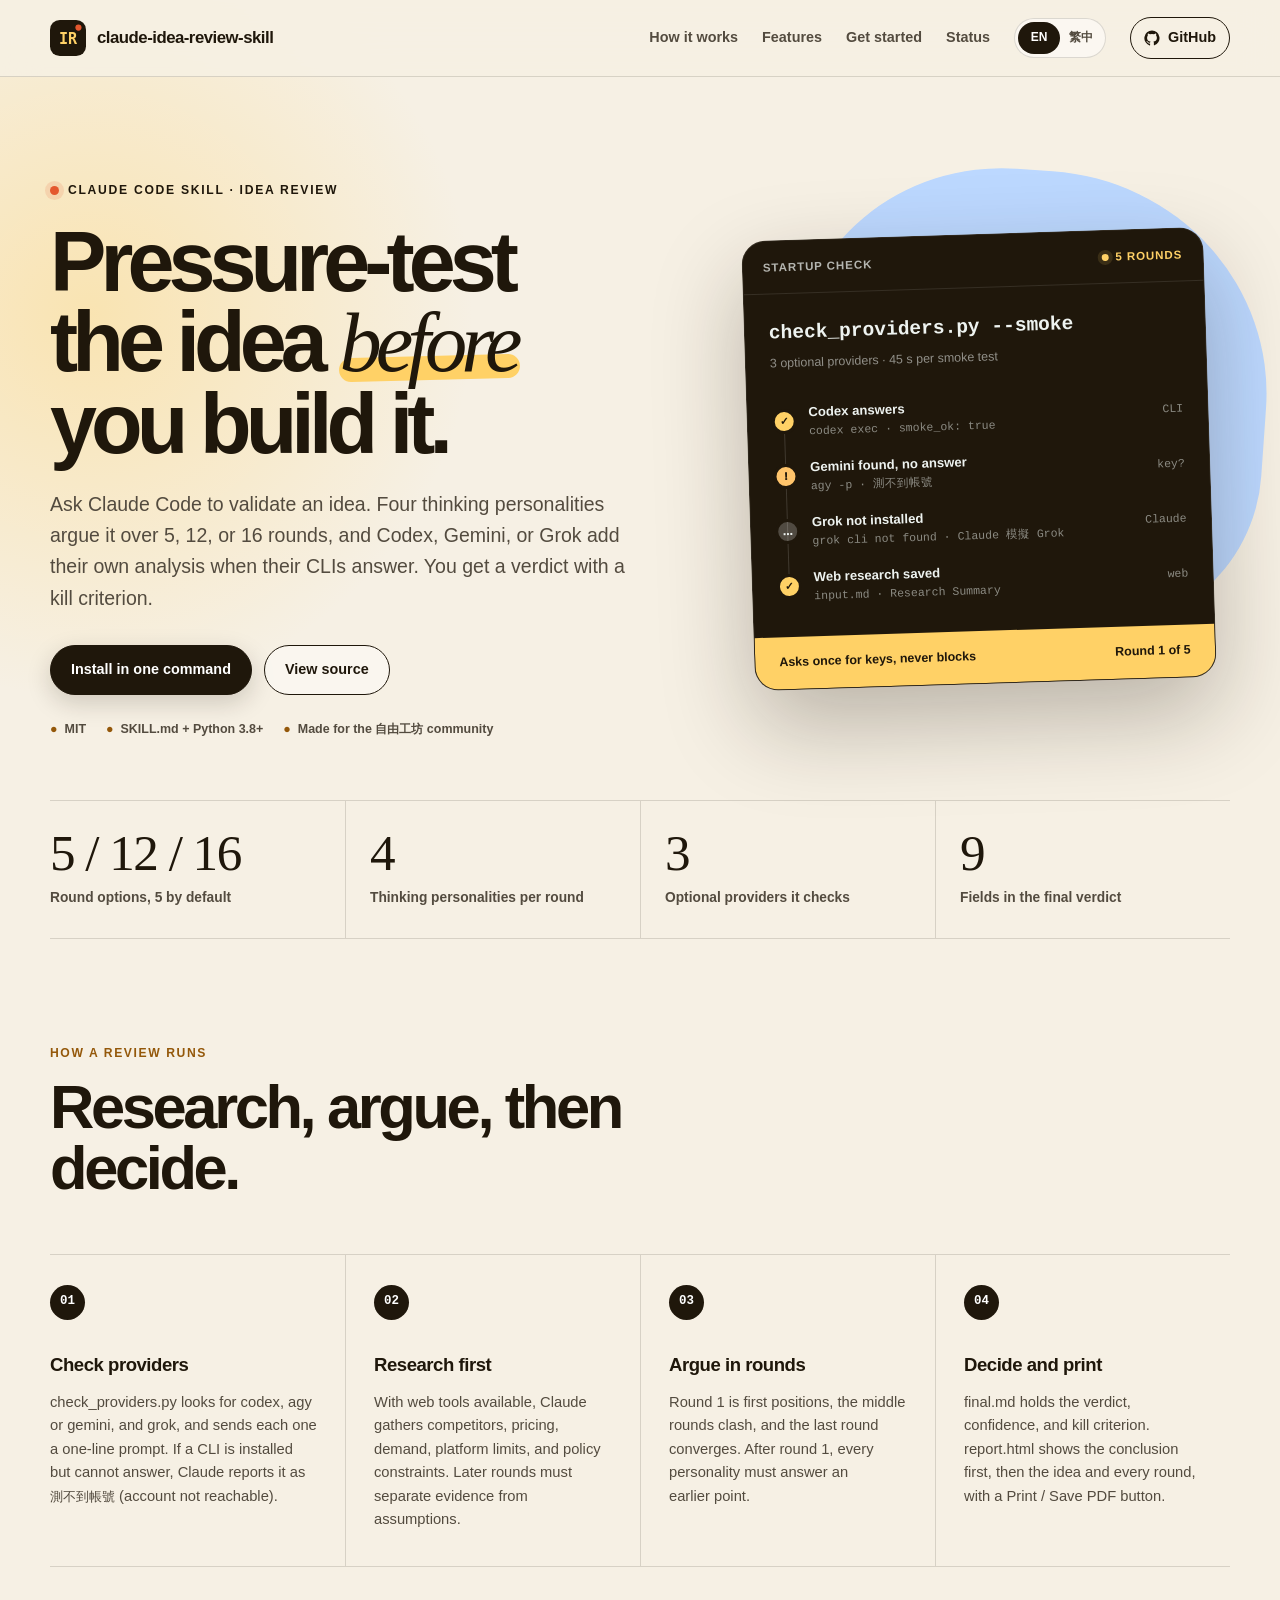
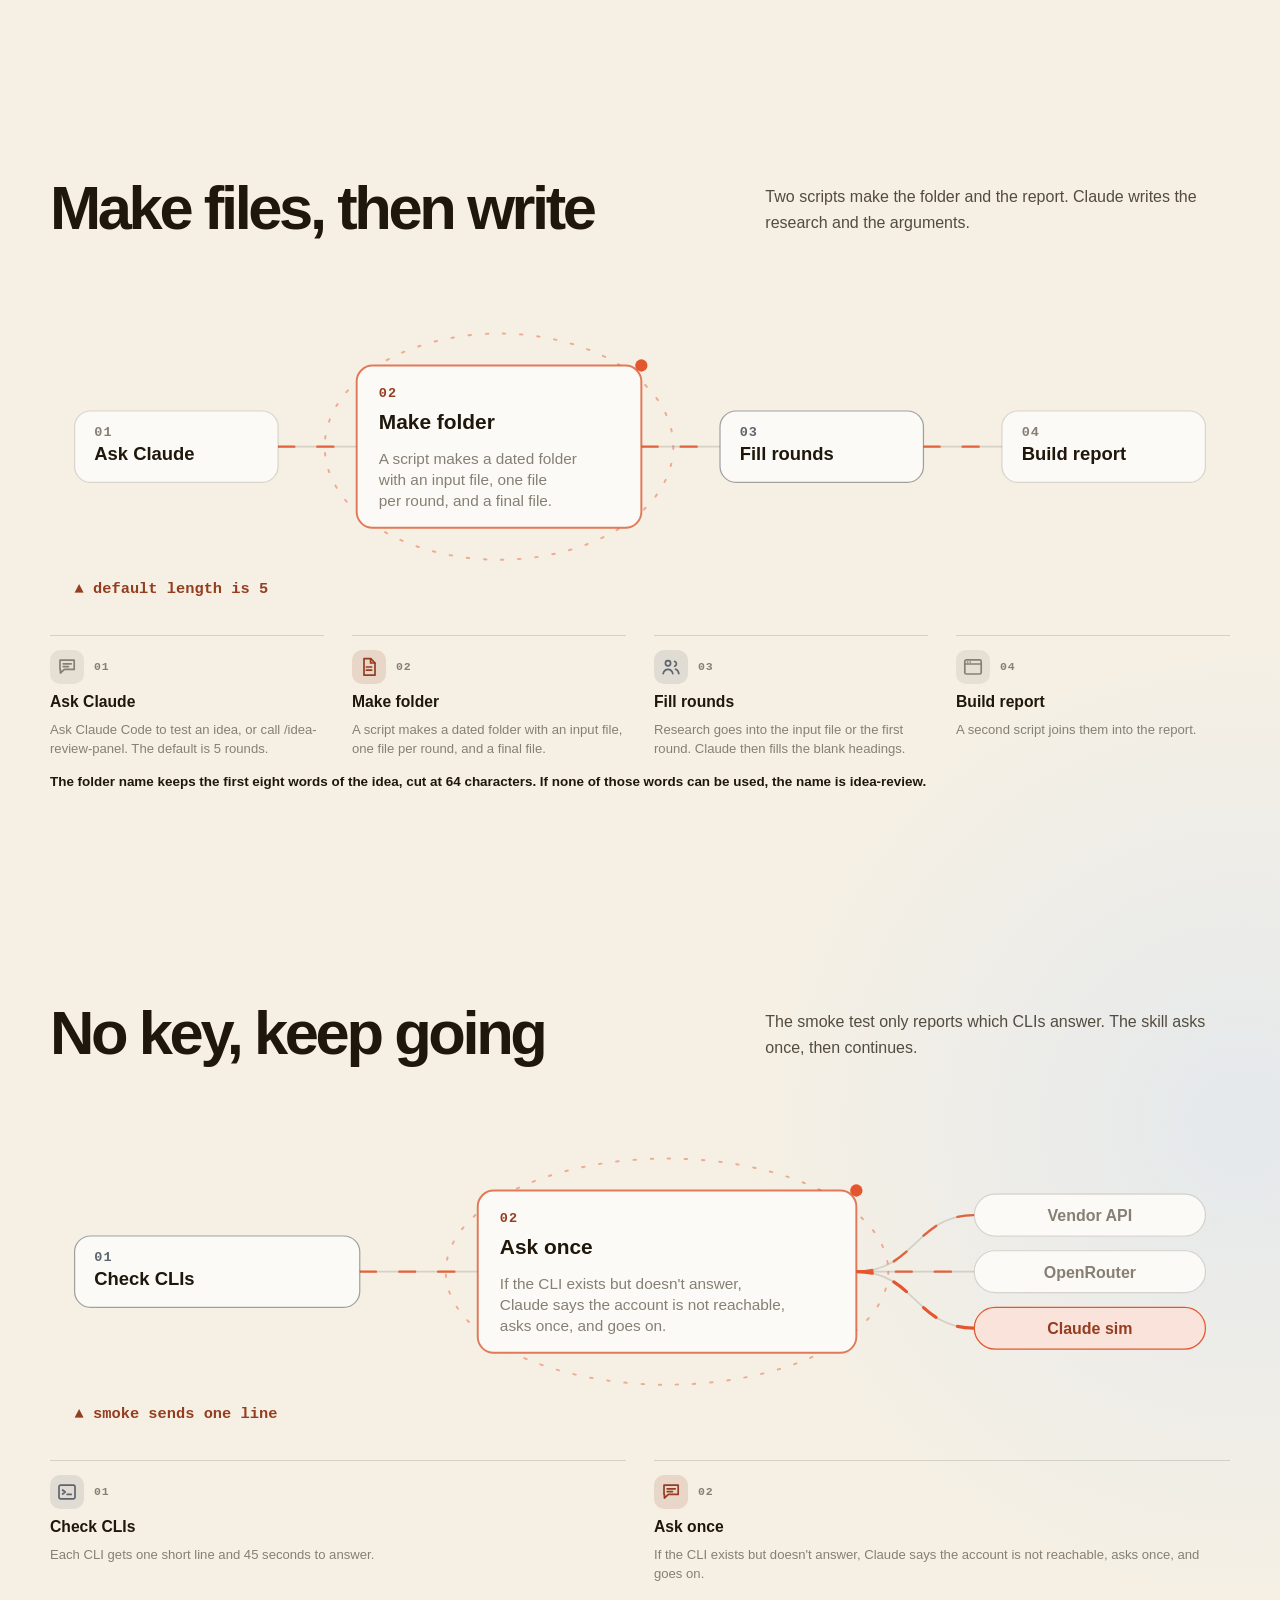
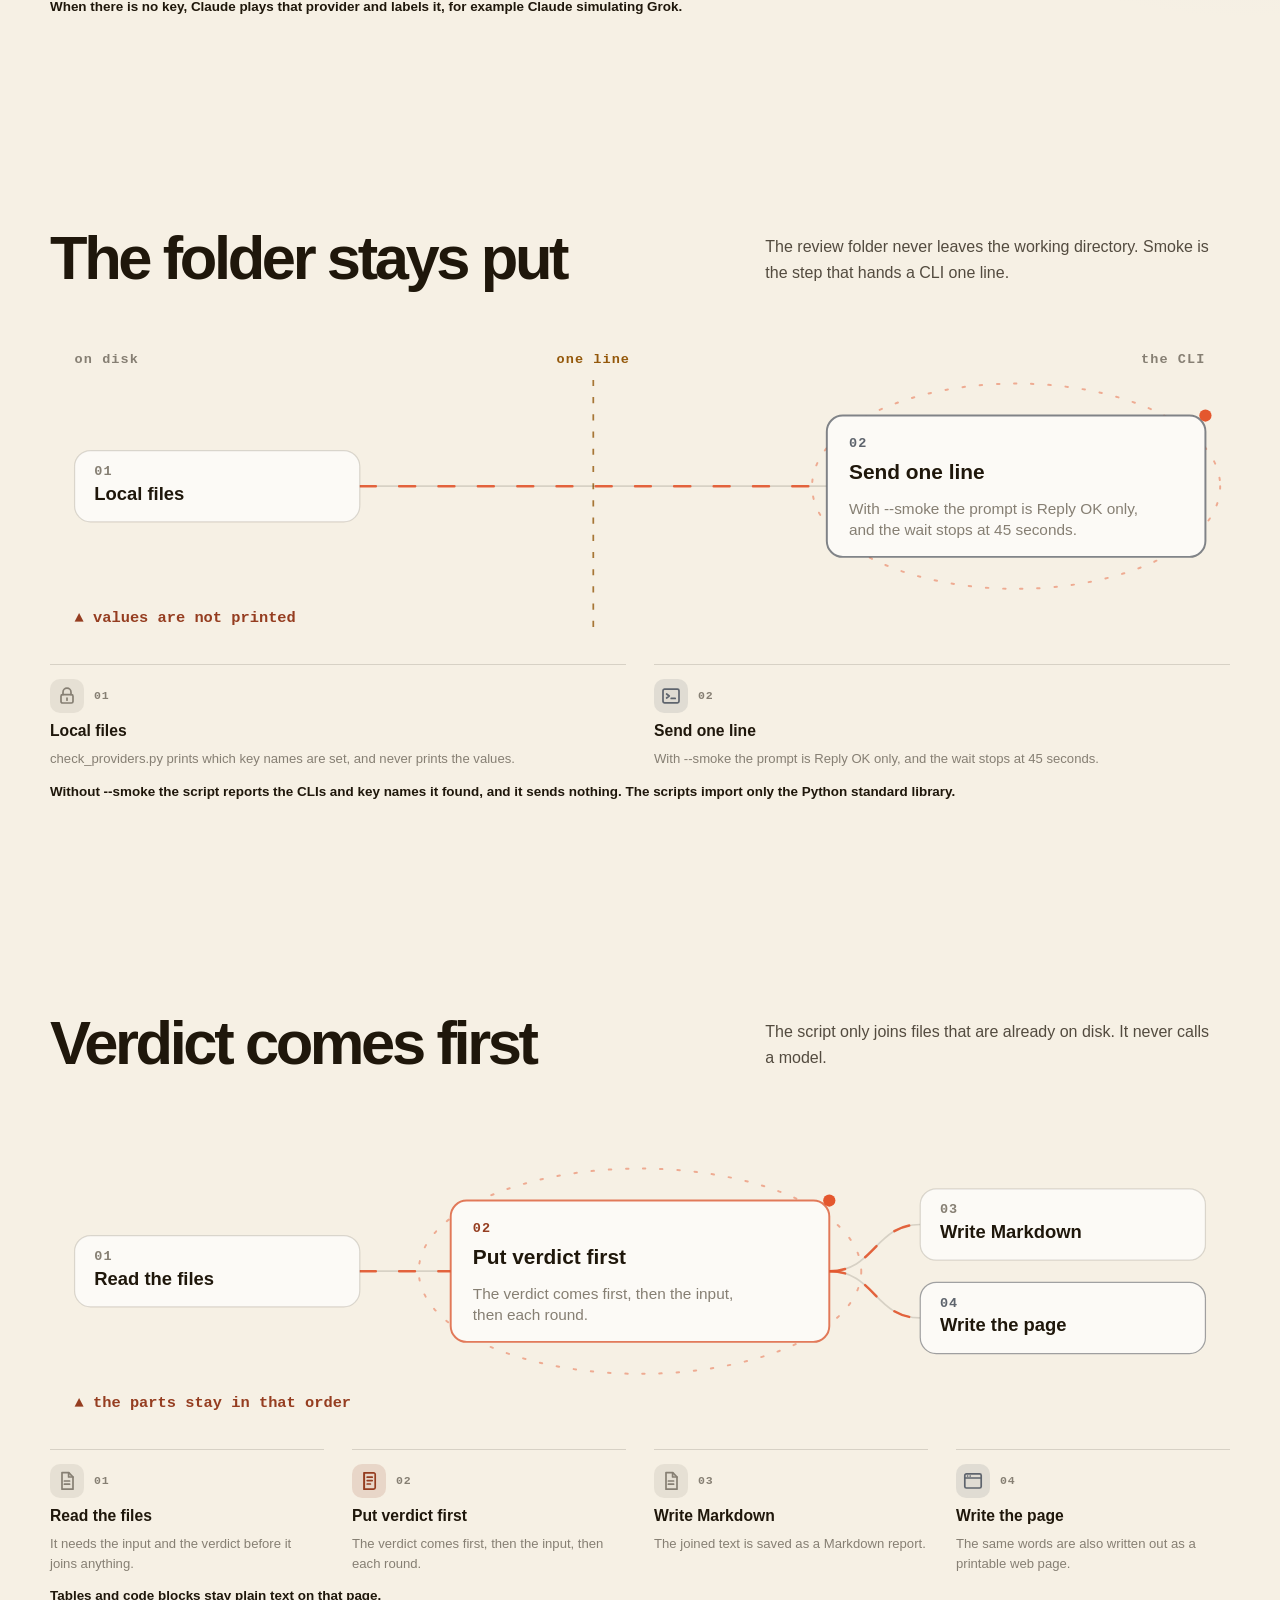
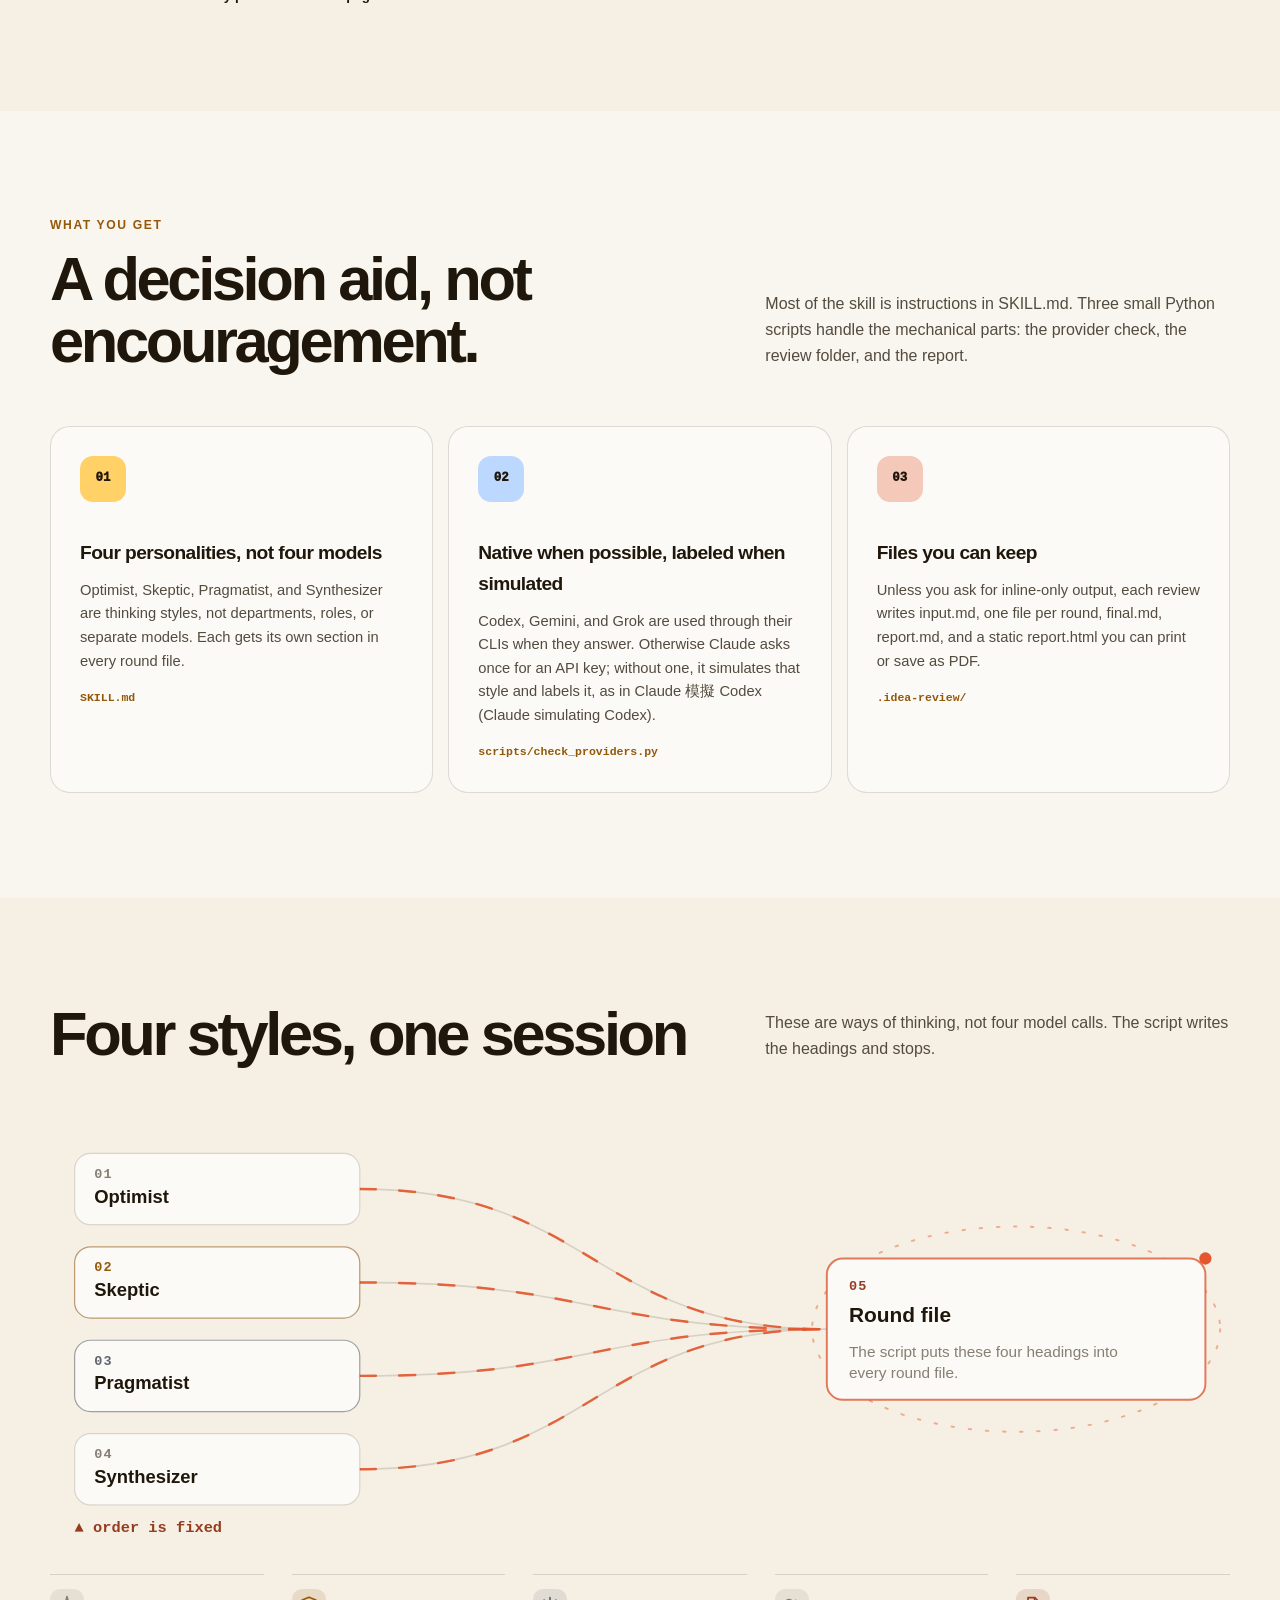
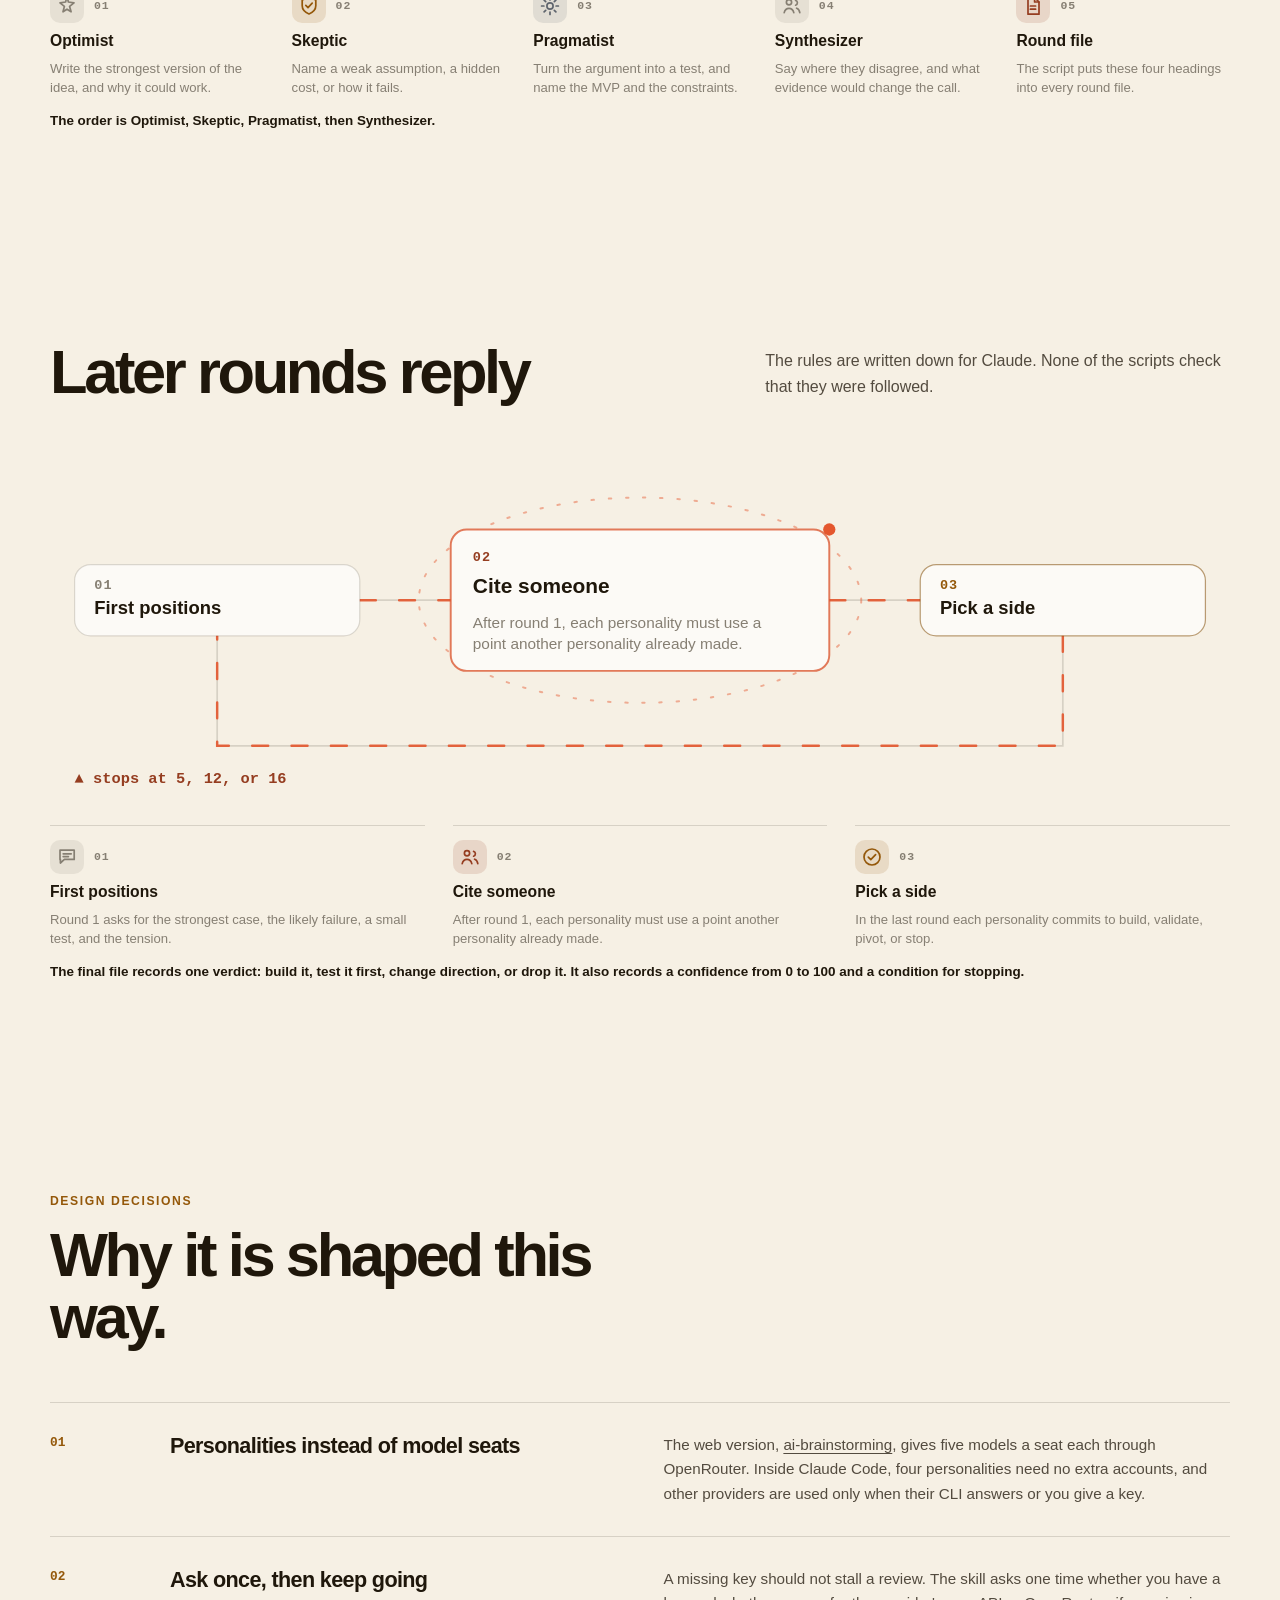
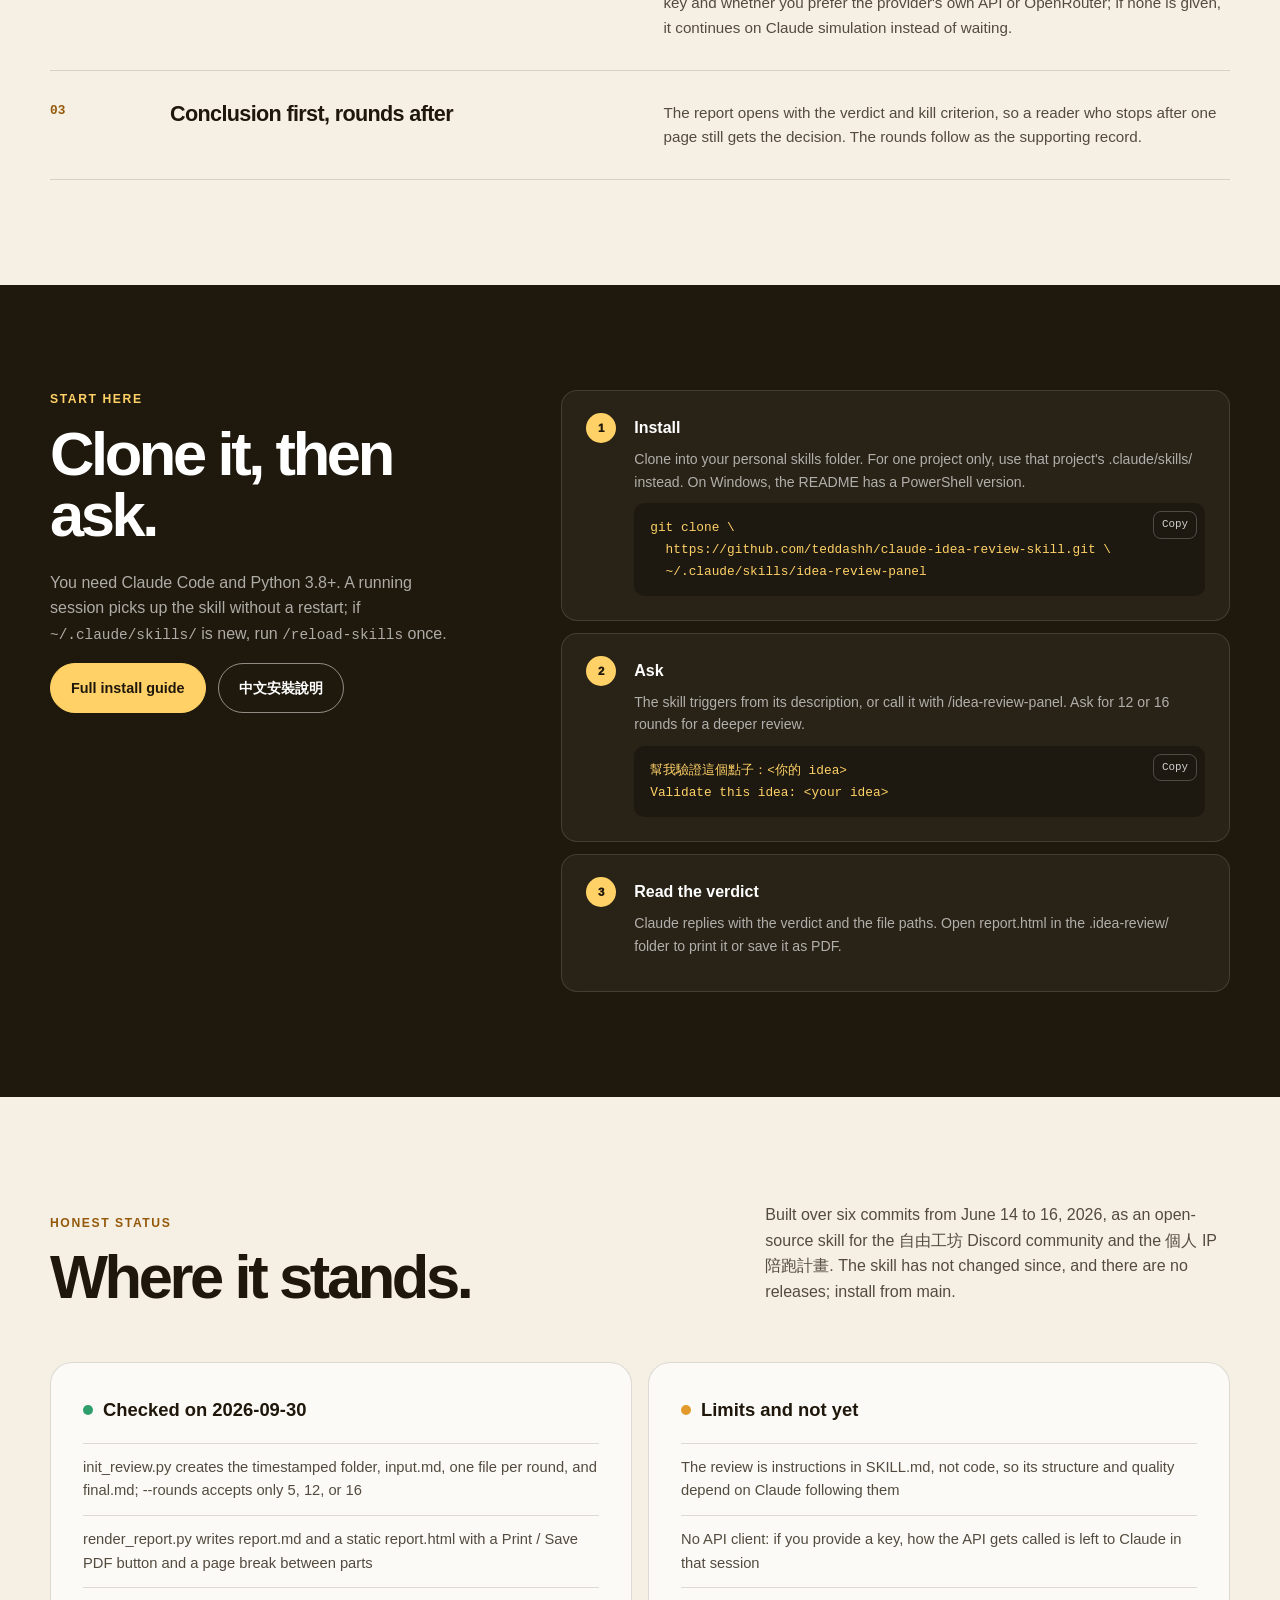
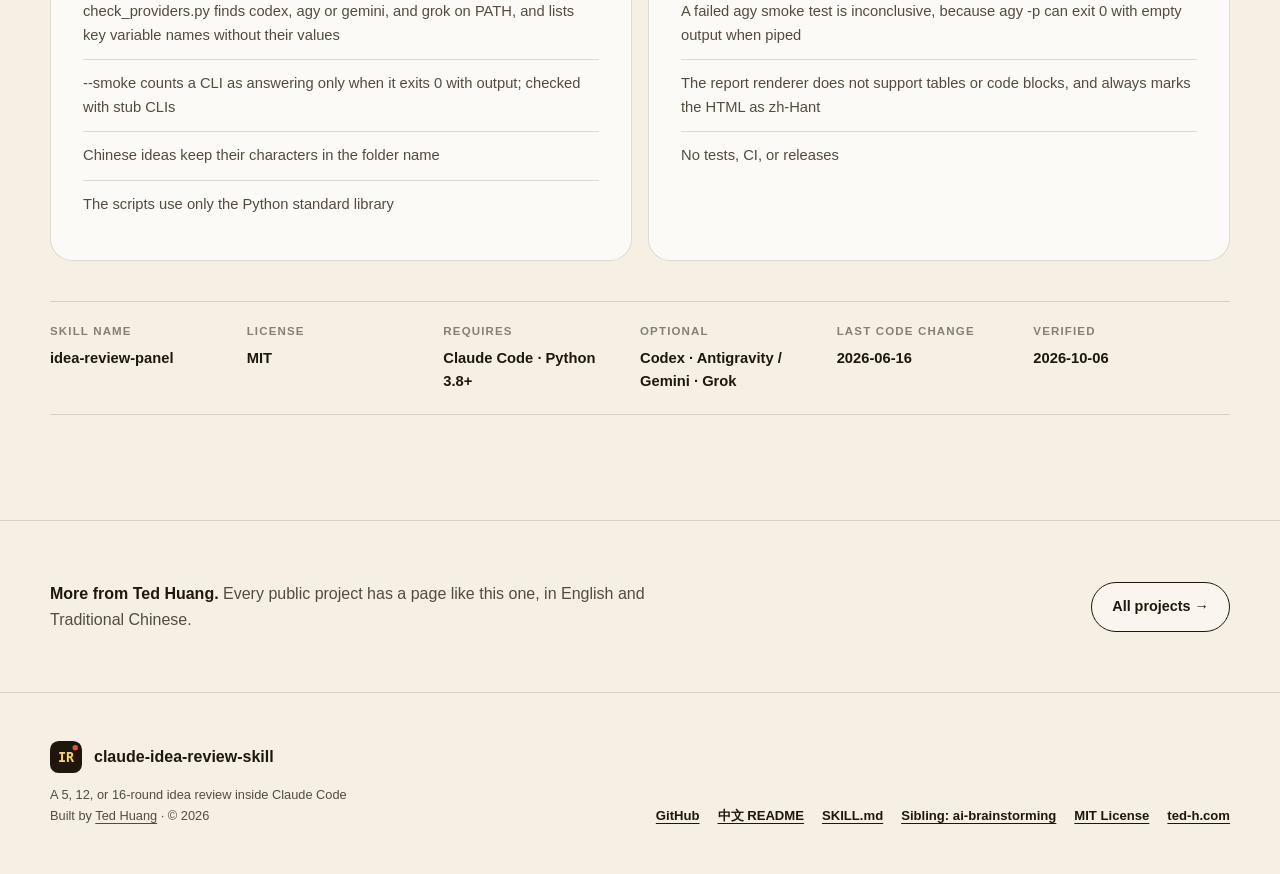
<file: site/index.html>
<!doctype html>
<!-- Generated from site/page.json by the project-page kit (https://github.com/teddashh/teddashh.github.io/tree/main/kit). Edit page.json, then re-render. -->
<html lang="en" data-lang="en" data-title-en="claude-idea-review-skill · A 5, 12, or 16-round idea review inside Claude Code" data-title-zh="claude-idea-review-skill · 在 Claude Code 裡進行 5、12 或 16 輪的點子驗證" data-desc-en="An open-source Claude Code skill that researches an idea, has four thinking personalities argue it over 5, 12, or 16 rounds, and saves a verdict, a kill criterion, and a printable report." data-desc-zh="一個開源的 Claude Code skill：先研究你的點子，再讓四種思考個性辯論 5、12 或 16 輪，最後存下結論、停止條件與可列印的報告。">
<head>
<meta charset="utf-8">
<meta name="viewport" content="width=device-width, initial-scale=1">
<meta http-equiv="Content-Security-Policy" content="default-src 'none'; style-src 'self'; script-src 'self'; img-src 'self' data:; connect-src 'none'; base-uri 'none'; form-action 'none'">
<meta name="theme-color" content="#1f170b">
<title>claude-idea-review-skill · A 5, 12, or 16-round idea review inside Claude Code</title>
<meta name="description" content="An open-source Claude Code skill that researches an idea, has four thinking personalities argue it over 5, 12, or 16 rounds, and saves a verdict, a kill criterion, and a printable report.">
<link rel="canonical" href="https://teddashh.github.io/claude-idea-review-skill/">
<link rel="alternate" hreflang="en" href="https://teddashh.github.io/claude-idea-review-skill/">
<link rel="alternate" hreflang="zh-Hant" href="https://teddashh.github.io/claude-idea-review-skill/?lang=zh-TW">
<link rel="alternate" hreflang="x-default" href="https://teddashh.github.io/claude-idea-review-skill/">
<meta property="og:type" content="website">
<meta property="og:title" content="claude-idea-review-skill · A 5, 12, or 16-round idea review inside Claude Code">
<meta property="og:description" content="An open-source Claude Code skill that researches an idea, has four thinking personalities argue it over 5, 12, or 16 rounds, and saves a verdict, a kill criterion, and a printable report.">
<meta property="og:url" content="https://teddashh.github.io/claude-idea-review-skill/">
<meta name="twitter:card" content="summary">
<link rel="icon" href="favicon.svg" type="image/svg+xml">
<link rel="stylesheet" href="styles.css">
<script src="lang.js"></script>
<script src="app.js" defer></script>
<link rel="stylesheet" href="flow.css">
<script src="flow.js" defer></script>
<script type="application/ld+json">{"@context": "https://schema.org", "@type": "SoftwareSourceCode", "name": "claude-idea-review-skill", "codeRepository": "https://github.com/teddashh/claude-idea-review-skill", "description": "An open-source Claude Code skill that researches an idea, has four thinking personalities argue it over 5, 12, or 16 rounds, and saves a verdict, a kill criterion, and a printable report.", "author": {"@type": "Person", "name": "Ted Huang", "url": "https://www.ted-h.com"}, "url": "https://teddashh.github.io/claude-idea-review-skill/", "programmingLanguage": "Python", "license": "https://spdx.org/licenses/MIT.html"}</script>
</head>
<body>
<a class="skip-link" href="#main"><span class="lang-en">Skip to content</span><span class="lang-zh" lang="zh-Hant">跳到主要內容</span></a>
<header class="site-header"><div class="header-inner">
<a class="brand" href="#top"><img src="logo.svg" alt="" width="36" height="36"><span>claude-idea-review-skill</span></a>
<button class="menu-button" type="button" aria-expanded="false" aria-controls="site-navigation"><span class="lang-en">Menu</span><span class="lang-zh" lang="zh-Hant">選單</span></button>
<nav class="site-nav" id="site-navigation" aria-label="Primary">
<a href="#how"><span class="lang-en">How it works</span><span class="lang-zh" lang="zh-Hant">運作方式</span></a><a href="#features"><span class="lang-en">Features</span><span class="lang-zh" lang="zh-Hant">功能</span></a><a href="#start"><span class="lang-en">Get started</span><span class="lang-zh" lang="zh-Hant">開始使用</span></a><a href="#status"><span class="lang-en">Status</span><span class="lang-zh" lang="zh-Hant">目前狀態</span></a>
<div class="language-switch" role="group" aria-label="Language / 語言"><button type="button" data-language="en" aria-pressed="true">EN</button><button type="button" data-language="zh" aria-pressed="false">繁中</button></div>
<a class="github-link" href="https://github.com/teddashh/claude-idea-review-skill"><svg viewBox="0 0 24 24" aria-hidden="true"><path fill="currentColor" d="M12 .7a11.5 11.5 0 0 0-3.64 22.4c.58.1.79-.25.79-.56v-2.24c-3.22.7-3.9-1.37-3.9-1.37-.52-1.34-1.28-1.7-1.28-1.7-1.05-.72.08-.7.08-.7 1.16.08 1.77 1.19 1.77 1.19 1.03 1.77 2.7 1.26 3.36 .96 .1-.75.4-1.26.73-1.55-2.57-.29-5.28-1.29-5.28-5.69 0-1.26.45-2.28 1.19-3.09-.12-.29-.52-1.46.11-3.05 0 0 .97-.31 3.16 1.18a10.96 10.96 0 0 1 5.76 0c2.2-1.49 3.16-1.18 3.16-1.18.63 1.59.23 2.76.11 3.05 .74 .81 1.19 1.83 1.19 3.09 0 4.42-2.72 5.39-5.3 5.68 .42 .36.79 1.07.79 2.16v3.21c0 .31.21 .67 .8.56A11.5 11.5 0 0 0 12 .7Z"/></svg><span>GitHub</span></a>
</nav>
</div></header>
<main id="main">
<section class="hero" id="top"><div class="hero-copy"><div class="eyebrow"><span class="lang-en">Claude Code skill · idea review</span><span class="lang-zh" lang="zh-Hant">Claude Code skill · 點子驗證</span></div><h1 class="lang-en">Pressure-test the idea <em>before</em> you build it.</h1><h1 class="lang-zh" lang="zh-Hant">先<em>挑戰</em>點子，<br>再決定做不做。</h1><p class="lang-en">Ask Claude Code to validate an idea. Four thinking personalities argue it over 5, 12, or 16 rounds, and Codex, Gemini, or Grok add their own analysis when their CLIs answer. You get a verdict with a kill criterion.</p><p class="lang-zh" lang="zh-Hant">請 Claude Code 驗證一個點子，四種思考個性會辯論 5、12 或 16 輪；Codex、Gemini、Grok 的 CLI 能回應時，也會加入各自的分析。最後你拿到的是附停止條件的結論。</p><div class="button-row"><a class="button button-primary" href="#start"><span class="lang-en">Install in one command</span><span class="lang-zh" lang="zh-Hant">一行指令安裝</span></a><a class="button button-secondary" href="https://github.com/teddashh/claude-idea-review-skill"><span class="lang-en">View source</span><span class="lang-zh" lang="zh-Hant">查看原始碼</span></a></div><div class="hero-notes"><span>MIT</span><span>SKILL.md + Python 3.8+</span><span class="lang-en">Made for the 自由工坊 community</span><span class="lang-zh" lang="zh-Hant">為自由工坊社群而做</span></div></div><div class="visual-wrap"><div class="panel"><div class="panel-top"><span><span class="lang-en">Startup check</span><span class="lang-zh" lang="zh-Hant">啟動檢查</span></span><span class="live-dot"><span class="lang-en">5 rounds</span><span class="lang-zh" lang="zh-Hant">5 輪</span></span></div><div class="panel-body"><div class="panel-name">check_providers.py --smoke</div><div class="panel-meta"><span class="lang-en">3 optional providers · 45 s per smoke test</span><span class="lang-zh" lang="zh-Hant">3 個選配 provider · 每個測試 45 秒逾時</span></div><div class="check-list"><div class="check-row"><span class="check-mark is-ok">&#10003;</span><span><strong class="lang-en">Codex answers</strong><strong class="lang-zh" lang="zh-Hant">Codex 有回應</strong><small>codex exec · smoke_ok: true</small></span><span class="check-side">CLI</span></div><div class="check-row"><span class="check-mark is-warn">!</span><span><strong class="lang-en">Gemini found, no answer</strong><strong class="lang-zh" lang="zh-Hant">找到 Gemini，但沒有回應</strong><small>agy -p · 測不到帳號</small></span><span class="check-side">key?</span></div><div class="check-row"><span class="check-mark is-wait">&#8230;</span><span><strong class="lang-en">Grok not installed</strong><strong class="lang-zh" lang="zh-Hant">沒有安裝 Grok</strong><small>grok cli not found · Claude 模擬 Grok</small></span><span class="check-side">Claude</span></div><div class="check-row"><span class="check-mark is-ok">&#10003;</span><span><strong class="lang-en">Web research saved</strong><strong class="lang-zh" lang="zh-Hant">網路研究已存檔</strong><small>input.md · Research Summary</small></span><span class="check-side">web</span></div></div><div class="panel-footer"><span><span class="lang-en">Asks once for keys, never blocks</span><span class="lang-zh" lang="zh-Hant">key 只問一次，不會卡住</span></span><span><span class="lang-en">Round 1 of 5</span><span class="lang-zh" lang="zh-Hant">第 1 輪，共 5 輪</span></span></div></div></div></div></section>
<div class="stats n4"><div class="stat"><span class="stat-value">5 / 12 / 16</span><span class="stat-label"><span class="lang-en">Round options, 5 by default</span><span class="lang-zh" lang="zh-Hant">可選輪數，預設 5 輪</span></span></div><div class="stat"><span class="stat-value">4</span><span class="stat-label"><span class="lang-en">Thinking personalities per round</span><span class="lang-zh" lang="zh-Hant">每輪的思考個性</span></span></div><div class="stat"><span class="stat-value">3</span><span class="stat-label"><span class="lang-en">Optional providers it checks</span><span class="lang-zh" lang="zh-Hant">會檢查的選配 provider</span></span></div><div class="stat"><span class="stat-value">9</span><span class="stat-label"><span class="lang-en">Fields in the final verdict</span><span class="lang-zh" lang="zh-Hant">最終結論的欄位</span></span></div></div>
<section class="section" id="how"><div class="section-heading "><div><div class="section-kicker"><span class="lang-en">How a review runs</span><span class="lang-zh" lang="zh-Hant">驗證流程</span></div><h2 class="lang-en">Research, argue, then decide.</h2><h2 class="lang-zh" lang="zh-Hant">先研究，再辯論，最後下決定。</h2></div></div><div class="flow-grid n4"><article class="flow-card"><div class="flow-number">01</div><h3 class="lang-en">Check providers</h3><h3 class="lang-zh" lang="zh-Hant">檢查 provider</h3><p class="lang-en">check_providers.py looks for codex, agy or gemini, and grok, and sends each one a one-line prompt. If a CLI is installed but cannot answer, Claude reports it as <code class="nowrap">測不到帳號</code> (account not reachable).</p><p class="lang-zh" lang="zh-Hant">check_providers.py 會找 codex、agy 或 gemini，以及 grok，並各送一句測試提示。裝了卻無法回應的 CLI，Claude 會回報「測不到帳號」。</p></article><article class="flow-card"><div class="flow-number">02</div><h3 class="lang-en">Research first</h3><h3 class="lang-zh" lang="zh-Hant">先做研究</h3><p class="lang-en">With web tools available, Claude gathers competitors, pricing, demand, platform limits, and policy constraints. Later rounds must separate evidence from assumptions.</p><p class="lang-zh" lang="zh-Hant">有網路工具時，Claude 會先蒐集競品、價格、需求、平台限制與政策限制。之後每一輪都要分清楚哪些是證據、哪些是假設。</p></article><article class="flow-card"><div class="flow-number">03</div><h3 class="lang-en">Argue in rounds</h3><h3 class="lang-zh" lang="zh-Hant">分輪辯論</h3><p class="lang-en">Round 1 is first positions, the middle rounds clash, and the last round converges. After round 1, every personality must answer an earlier point.</p><p class="lang-zh" lang="zh-Hant">第 1 輪各自表態，中間幾輪互相攻防，最後一輪收斂。第 1 輪之後，每個個性都要回應先前的論點。</p></article><article class="flow-card"><div class="flow-number">04</div><h3 class="lang-en">Decide and print</h3><h3 class="lang-zh" lang="zh-Hant">下結論、印報告</h3><p class="lang-en">final.md holds the verdict, confidence, and kill criterion. report.html shows the conclusion first, then the idea and every round, with a Print / Save PDF button.</p><p class="lang-zh" lang="zh-Hant">final.md 記下結論、信心分數與停止條件；report.html 先放結論，接著是點子與每一輪，並附上 Print / Save PDF 按鈕。</p></article></div></section>
<section class="section" id="review-files"><div class="section-heading "><div><h2 class="lang-en">Make files, then write</h2><h2 class="lang-zh" lang="zh-Hant">先開檔，再動筆</h2></div><p class="lang-en">Two scripts make the folder and the report. Claude writes the research and the arguments.</p><p class="lang-zh" lang="zh-Hant">兩個腳本負責資料夾和報告。研究和論點是 Claude 寫的。</p></div><figure class="fd lang-en" data-fd="{&quot;columns&quot;:[[0],[1],[2],[3]],&quot;core&quot;:1}"><ol class="fd-legend"><li class="fd-node" data-step="0" data-tone="neutral" data-icon="chat"><span class="fd-head"><span class="fd-chip"></span><span class="fd-step" aria-hidden="true">01</span></span><p class="fd-title">Ask Claude</p><p class="fd-note">Ask Claude Code to test an idea, or call /idea-review-panel. The default is 5 rounds.</p><span class="fd-link" aria-hidden="true"></span></li><li class="fd-node" data-step="1" data-tone="accent" data-icon="doc"><span class="fd-head"><span class="fd-chip"></span><span class="fd-step" aria-hidden="true">02</span></span><p class="fd-title">Make folder</p><p class="fd-note">A script makes a dated folder with an input file, one file per round, and a final file.</p><span class="fd-link" aria-hidden="true"></span></li><li class="fd-node" data-step="2" data-tone="info" data-icon="people"><span class="fd-head"><span class="fd-chip"></span><span class="fd-step" aria-hidden="true">03</span></span><p class="fd-title">Fill rounds</p><p class="fd-note">Research goes into the input file or the first round. Claude then fills the blank headings.</p><span class="fd-link" aria-hidden="true"></span></li><li class="fd-node" data-step="3" data-tone="neutral" data-icon="window"><span class="fd-head"><span class="fd-chip"></span><span class="fd-step" aria-hidden="true">04</span></span><p class="fd-title">Build report</p><p class="fd-note">A second script joins them into the report.</p></li></ol><ul class="fd-ticks"><li>default length is 5</li><li>headings start blank</li><li>the report is assembled</li></ul><figcaption>The folder name keeps the first eight words of the idea, cut at 64 characters. If none of those words can be used, the name is idea-review.</figcaption></figure><figure class="fd lang-zh" lang="zh-Hant" data-fd="{&quot;columns&quot;:[[0],[1],[2],[3]],&quot;core&quot;:1}"><ol class="fd-legend"><li class="fd-node" data-step="0" data-tone="neutral" data-icon="chat"><span class="fd-head"><span class="fd-chip"></span><span class="fd-step" aria-hidden="true">01</span></span><p class="fd-title">請它審</p><p class="fd-note">請 Claude Code 驗證一個點子，或呼叫 /idea-review-panel。預設 5 輪。</p><span class="fd-link" aria-hidden="true"></span></li><li class="fd-node" data-step="1" data-tone="accent" data-icon="doc"><span class="fd-head"><span class="fd-chip"></span><span class="fd-step" aria-hidden="true">02</span></span><p class="fd-title">建資料夾</p><p class="fd-note">腳本會開一個帶日期的資料夾，放輸入檔、各輪一個檔和結案檔。</p><span class="fd-link" aria-hidden="true"></span></li><li class="fd-node" data-step="2" data-tone="info" data-icon="people"><span class="fd-head"><span class="fd-chip"></span><span class="fd-step" aria-hidden="true">03</span></span><p class="fd-title">把各輪寫上</p><p class="fd-note">研究寫進輸入檔或第一輪。Claude 再把空白標題填上。</p><span class="fd-link" aria-hidden="true"></span></li><li class="fd-node" data-step="3" data-tone="neutral" data-icon="window"><span class="fd-head"><span class="fd-chip"></span><span class="fd-step" aria-hidden="true">04</span></span><p class="fd-title">接成報告</p><p class="fd-note">另一支腳本再把這些檔接成報告。</p></li></ol><ul class="fd-ticks"><li>預設長度是 5 輪</li><li>標題一開始是空的</li><li>報告是接起來的</li></ul><figcaption>資料夾名稱取點子的前 8 個詞，最長 64 字。一個詞都取不出來時，名字是 idea-review。</figcaption></figure></section>
<section class="section" id="provider-route"><div class="section-heading "><div><h2 class="lang-en">No key, keep going</h2><h2 class="lang-zh" lang="zh-Hant">沒金鑰也繼續</h2></div><p class="lang-en">The smoke test only reports which CLIs answer. The skill asks once, then continues.</p><p class="lang-zh" lang="zh-Hant">短句探測只回報哪些 CLI 有回答。金鑰問一次，然後就繼續。</p></div><figure class="fd lang-en" data-fd="{&quot;columns&quot;:[[0],[1]],&quot;core&quot;:1,&quot;lanes&quot;:[&quot;Vendor API&quot;,&quot;OpenRouter&quot;,&quot;Claude sim&quot;],&quot;selectedLane&quot;:2}"><ol class="fd-legend"><li class="fd-node" data-step="0" data-tone="info" data-icon="terminal"><span class="fd-head"><span class="fd-chip"></span><span class="fd-step" aria-hidden="true">01</span></span><p class="fd-title">Check CLIs</p><p class="fd-note">Each CLI gets one short line and 45 seconds to answer.</p><span class="fd-link" aria-hidden="true"></span></li><li class="fd-node" data-step="1" data-tone="accent" data-icon="chat"><span class="fd-head"><span class="fd-chip"></span><span class="fd-step" aria-hidden="true">02</span></span><p class="fd-title">Ask once</p><p class="fd-note">If the CLI exists but doesn&#x27;t answer, Claude says the account is not reachable, asks once, and goes on.</p></li></ol><ul class="fd-ticks"><li>smoke sends one line</li><li>the key is asked once</li><li>the fallback is labeled</li></ul><figcaption>When there is no key, Claude plays that provider and labels it, for example Claude simulating Grok.</figcaption></figure><figure class="fd lang-zh" lang="zh-Hant" data-fd="{&quot;columns&quot;:[[0],[1]],&quot;core&quot;:1,&quot;lanes&quot;:[&quot;Vendor API&quot;,&quot;OpenRouter&quot;,&quot;Claude sim&quot;],&quot;selectedLane&quot;:2}"><ol class="fd-legend"><li class="fd-node" data-step="0" data-tone="info" data-icon="terminal"><span class="fd-head"><span class="fd-chip"></span><span class="fd-step" aria-hidden="true">01</span></span><p class="fd-title">先問 CLI</p><p class="fd-note">每個 CLI 只拿到一句短的，而且要在 45 秒內回答。</p><span class="fd-link" aria-hidden="true"></span></li><li class="fd-node" data-step="1" data-tone="accent" data-icon="chat"><span class="fd-head"><span class="fd-chip"></span><span class="fd-step" aria-hidden="true">02</span></span><p class="fd-title">問完就走</p><p class="fd-note">CLI 在卻沒回答時，Claude 會說測不到帳號，問一次就走。</p></li></ol><ul class="fd-ticks"><li>探測只送出一句</li><li>金鑰只問一次</li><li>退路會標明是誰</li></ul><figcaption>沒有金鑰時，Claude 會扮演那個提供者並標明，例如 Claude 模擬 Grok。</figcaption></figure></section>
<section class="section" id="local-files"><div class="section-heading "><div><h2 class="lang-en">The folder stays put</h2><h2 class="lang-zh" lang="zh-Hant">檔案留在本機</h2></div><p class="lang-en">The review folder never leaves the working directory. Smoke is the step that hands a CLI one line.</p><p class="lang-zh" lang="zh-Hant">審查資料夾留在工作目錄。探測的時候，只交一句話給 CLI。</p></div><figure class="fd lang-en" data-fd="{&quot;columns&quot;:[[0],[1]],&quot;core&quot;:1,&quot;boundaryAfter&quot;:0}"><ol class="fd-legend"><li class="fd-node" data-step="0" data-tone="neutral" data-icon="lock"><span class="fd-head"><span class="fd-chip"></span><span class="fd-step" aria-hidden="true">01</span></span><p class="fd-title">Local files</p><p class="fd-note">check_providers.py prints which key names are set, and never prints the values.</p><span class="fd-link" aria-hidden="true"></span></li><li class="fd-node" data-step="1" data-tone="info" data-icon="terminal"><span class="fd-head"><span class="fd-chip"></span><span class="fd-step" aria-hidden="true">02</span></span><p class="fd-title">Send one line</p><p class="fd-note">With --smoke the prompt is Reply OK only, and the wait stops at 45 seconds.</p></li></ol><ul class="fd-ticks"><li>values are not printed</li><li>no smoke means no prompt</li><li>Python standard library only</li></ul><ul class="fd-zones"><li>on disk</li><li>one line</li><li>the CLI</li></ul><figcaption>Without --smoke the script reports the CLIs and key names it found, and it sends nothing. The scripts import only the Python standard library.</figcaption></figure><figure class="fd lang-zh" lang="zh-Hant" data-fd="{&quot;columns&quot;:[[0],[1]],&quot;core&quot;:1,&quot;boundaryAfter&quot;:0}"><ol class="fd-legend"><li class="fd-node" data-step="0" data-tone="neutral" data-icon="lock"><span class="fd-head"><span class="fd-chip"></span><span class="fd-step" aria-hidden="true">01</span></span><p class="fd-title">留在磁碟</p><p class="fd-note">check_providers.py 只印有設定的金鑰名稱，不印那些值。</p><span class="fd-link" aria-hidden="true"></span></li><li class="fd-node" data-step="1" data-tone="info" data-icon="terminal"><span class="fd-head"><span class="fd-chip"></span><span class="fd-step" aria-hidden="true">02</span></span><p class="fd-title">送一句出去</p><p class="fd-note">加上 --smoke 時，送出的是 Reply OK only，最多等 45 秒。</p></li></ol><ul class="fd-ticks"><li>金鑰的值不會印</li><li>沒加探測就不送</li><li>只用標準程式庫</li></ul><ul class="fd-zones"><li>磁碟上</li><li>那一句</li><li>某個 CLI</li></ul><figcaption>沒加 --smoke 時，只回報找到的 CLI 和金鑰名稱，不送出提示。這些腳本只用 Python 標準程式庫。</figcaption></figure></section>
<section class="section" id="report-out"><div class="section-heading "><div><h2 class="lang-en">Verdict comes first</h2><h2 class="lang-zh" lang="zh-Hant">結論放最前面</h2></div><p class="lang-en">The script only joins files that are already on disk. It never calls a model.</p><p class="lang-zh" lang="zh-Hant">腳本只把磁碟上已有的檔接起來。它不會去呼叫模型。</p></div><figure class="fd lang-en" data-fd="{&quot;columns&quot;:[[0],[1],[2,3]],&quot;core&quot;:1}"><ol class="fd-legend"><li class="fd-node" data-step="0" data-tone="neutral" data-icon="doc"><span class="fd-head"><span class="fd-chip"></span><span class="fd-step" aria-hidden="true">01</span></span><p class="fd-title">Read the files</p><p class="fd-note">It needs the input and the verdict before it joins anything.</p><span class="fd-link" aria-hidden="true"></span></li><li class="fd-node" data-step="1" data-tone="accent" data-icon="ledger"><span class="fd-head"><span class="fd-chip"></span><span class="fd-step" aria-hidden="true">02</span></span><p class="fd-title">Put verdict first</p><p class="fd-note">The verdict comes first, then the input, then each round.</p><span class="fd-link" aria-hidden="true"></span></li><li class="fd-node" data-step="2" data-tone="neutral" data-icon="doc"><span class="fd-head"><span class="fd-chip"></span><span class="fd-step" aria-hidden="true">03</span></span><p class="fd-title">Write Markdown</p><p class="fd-note">The joined text is saved as a Markdown report.</p><span class="fd-link" aria-hidden="true"></span></li><li class="fd-node" data-step="3" data-tone="info" data-icon="window"><span class="fd-head"><span class="fd-chip"></span><span class="fd-step" aria-hidden="true">04</span></span><p class="fd-title">Write the page</p><p class="fd-note">The same words are also written out as a printable web page.</p></li></ol><ul class="fd-ticks"><li>the parts stay in that order</li><li>two files are written</li><li>the page is Traditional Chinese</li></ul><figcaption>Tables and code blocks stay plain text on that page.</figcaption></figure><figure class="fd lang-zh" lang="zh-Hant" data-fd="{&quot;columns&quot;:[[0],[1],[2,3]],&quot;core&quot;:1}"><ol class="fd-legend"><li class="fd-node" data-step="0" data-tone="neutral" data-icon="doc"><span class="fd-head"><span class="fd-chip"></span><span class="fd-step" aria-hidden="true">01</span></span><p class="fd-title">先把檔讀進</p><p class="fd-note">輸入和結論都要在，才接得起來。</p><span class="fd-link" aria-hidden="true"></span></li><li class="fd-node" data-step="1" data-tone="accent" data-icon="ledger"><span class="fd-head"><span class="fd-chip"></span><span class="fd-step" aria-hidden="true">02</span></span><p class="fd-title">結論排最前</p><p class="fd-note">結論排最前面，接著是輸入，然後每一輪。</p><span class="fd-link" aria-hidden="true"></span></li><li class="fd-node" data-step="2" data-tone="neutral" data-icon="doc"><span class="fd-head"><span class="fd-chip"></span><span class="fd-step" aria-hidden="true">03</span></span><p class="fd-title">存成報告檔</p><p class="fd-note">接好的文字存成一份 Markdown 報告。</p><span class="fd-link" aria-hidden="true"></span></li><li class="fd-node" data-step="3" data-tone="info" data-icon="window"><span class="fd-head"><span class="fd-chip"></span><span class="fd-step" aria-hidden="true">04</span></span><p class="fd-title">寫成網頁</p><p class="fd-note">同一份內容也寫成可以列印的網頁。</p></li></ol><ul class="fd-ticks"><li>這三段順序固定</li><li>會寫出兩個檔</li><li>網頁是繁體中文</li></ul><figcaption>表格和程式碼區塊在那個頁面上還是純文字。</figcaption></figure></section>
<section class="tinted" id="features"><div class="section"><div class="section-heading "><div><div class="section-kicker"><span class="lang-en">What you get</span><span class="lang-zh" lang="zh-Hant">你會得到什麼</span></div><h2 class="lang-en">A decision aid, not encouragement.</h2><h2 class="lang-zh" lang="zh-Hant">要的是決策依據，不是加油打氣。</h2></div><p class="lang-en">Most of the skill is instructions in SKILL.md. Three small Python scripts handle the mechanical parts: the provider check, the review folder, and the report.</p><p class="lang-zh" lang="zh-Hant">這個 skill 大部分是 SKILL.md 裡的指示；三個小型 Python scripts 負責機械性的部分：provider 檢查、review 資料夾與報告。</p></div><div class="card-grid"><article class="card"><div class="card-icon">01</div><h3 class="lang-en">Four personalities, not four models</h3><h3 class="lang-zh" lang="zh-Hant">四種個性，不是四個模型</h3><p class="lang-en">Optimist, Skeptic, Pragmatist, and Synthesizer are thinking styles, not departments, roles, or separate models. Each gets its own section in every round file.</p><p class="lang-zh" lang="zh-Hant">Optimist、Skeptic、Pragmatist、Synthesizer 是思考風格，不是部門、職務，也不是不同的模型。每一輪的檔案裡，各自都有一段。</p><span class="tag">SKILL.md</span></article><article class="card"><div class="card-icon">02</div><h3 class="lang-en">Native when possible, labeled when simulated</h3><h3 class="lang-zh" lang="zh-Hant">能用原生就用，模擬時會標明</h3><p class="lang-en">Codex, Gemini, and Grok are used through their CLIs when they answer. Otherwise Claude asks once for an API key; without one, it simulates that style and labels it, as in Claude 模擬 Codex (Claude simulating Codex).</p><p class="lang-zh" lang="zh-Hant">Codex、Gemini、Grok 的 CLI 能回應時就直接使用；不行的話，Claude 只問一次 API key，沒有 key 就模擬該風格並標示出來，例如「Claude 模擬 Codex」。</p><span class="tag">scripts/check_providers.py</span></article><article class="card"><div class="card-icon">03</div><h3 class="lang-en">Files you can keep</h3><h3 class="lang-zh" lang="zh-Hant">留得下來的檔案</h3><p class="lang-en">Unless you ask for inline-only output, each review writes input.md, one file per round, final.md, report.md, and a static report.html you can print or save as PDF.</p><p class="lang-zh" lang="zh-Hant">除非你只要在對話裡看結果，每次 review 都會寫出 input.md、每輪一個檔案、final.md、report.md，以及可以列印或存成 PDF 的靜態 report.html。</p><span class="tag">.idea-review/</span></article></div></div></section>
<section class="section" id="four-voices"><div class="section-heading "><div><h2 class="lang-en">Four styles, one session</h2><h2 class="lang-zh" lang="zh-Hant">四種風格同一輪</h2></div><p class="lang-en">These are ways of thinking, not four model calls. The script writes the headings and stops.</p><p class="lang-zh" lang="zh-Hant">這是四種想法，不是四次模型呼叫。腳本只寫標題就停。</p></div><figure class="fd lang-en" data-fd="{&quot;columns&quot;:[[0,1,2,3],[4]],&quot;core&quot;:4}"><ol class="fd-legend"><li class="fd-node" data-step="0" data-tone="neutral" data-icon="spark"><span class="fd-head"><span class="fd-chip"></span><span class="fd-step" aria-hidden="true">01</span></span><p class="fd-title">Optimist</p><p class="fd-note">Write the strongest version of the idea, and why it could work.</p><span class="fd-link" aria-hidden="true"></span></li><li class="fd-node" data-step="1" data-tone="warn" data-icon="shield"><span class="fd-head"><span class="fd-chip"></span><span class="fd-step" aria-hidden="true">02</span></span><p class="fd-title">Skeptic</p><p class="fd-note">Name a weak assumption, a hidden cost, or how it fails.</p><span class="fd-link" aria-hidden="true"></span></li><li class="fd-node" data-step="2" data-tone="info" data-icon="gear"><span class="fd-head"><span class="fd-chip"></span><span class="fd-step" aria-hidden="true">03</span></span><p class="fd-title">Pragmatist</p><p class="fd-note">Turn the argument into a test, and name the MVP and the constraints.</p><span class="fd-link" aria-hidden="true"></span></li><li class="fd-node" data-step="3" data-tone="neutral" data-icon="people"><span class="fd-head"><span class="fd-chip"></span><span class="fd-step" aria-hidden="true">04</span></span><p class="fd-title">Synthesizer</p><p class="fd-note">Say where they disagree, and what evidence would change the call.</p><span class="fd-link" aria-hidden="true"></span></li><li class="fd-node" data-step="4" data-tone="accent" data-icon="doc"><span class="fd-head"><span class="fd-chip"></span><span class="fd-step" aria-hidden="true">05</span></span><p class="fd-title">Round file</p><p class="fd-note">The script puts these four headings into every round file.</p></li></ol><ul class="fd-ticks"><li>order is fixed</li><li>one Claude session</li><li>headings start empty</li></ul><figcaption>The order is Optimist, Skeptic, Pragmatist, then Synthesizer.</figcaption></figure><figure class="fd lang-zh" lang="zh-Hant" data-fd="{&quot;columns&quot;:[[0,1,2,3],[4]],&quot;core&quot;:4}"><ol class="fd-legend"><li class="fd-node" data-step="0" data-tone="neutral" data-icon="spark"><span class="fd-head"><span class="fd-chip"></span><span class="fd-step" aria-hidden="true">01</span></span><p class="fd-title">樂觀者</p><p class="fd-note">寫出這個點子最強的版本，還有它為什麼可能做成。</p><span class="fd-link" aria-hidden="true"></span></li><li class="fd-node" data-step="1" data-tone="warn" data-icon="shield"><span class="fd-head"><span class="fd-chip"></span><span class="fd-step" aria-hidden="true">02</span></span><p class="fd-title">懷疑者</p><p class="fd-note">點出一個太樂觀的假設、一筆沒算到的成本，或它會怎麼失敗。</p><span class="fd-link" aria-hidden="true"></span></li><li class="fd-node" data-step="2" data-tone="info" data-icon="gear"><span class="fd-head"><span class="fd-chip"></span><span class="fd-step" aria-hidden="true">03</span></span><p class="fd-title">務實者</p><p class="fd-note">把爭論收成一個小實驗，並寫下 MVP 和實際限制。</p><span class="fd-link" aria-hidden="true"></span></li><li class="fd-node" data-step="3" data-tone="neutral" data-icon="people"><span class="fd-head"><span class="fd-chip"></span><span class="fd-step" aria-hidden="true">04</span></span><p class="fd-title">統合者</p><p class="fd-note">寫出兩邊差在哪，以及什麼證據會讓結論改口。</p><span class="fd-link" aria-hidden="true"></span></li><li class="fd-node" data-step="4" data-tone="accent" data-icon="doc"><span class="fd-head"><span class="fd-chip"></span><span class="fd-step" aria-hidden="true">05</span></span><p class="fd-title">寫進輪次檔</p><p class="fd-note">腳本在每一輪的檔案裡放上這四個標題。</p></li></ol><ul class="fd-ticks"><li>四個標題順序固定</li><li>同一次 Claude 填完</li><li>標題一開始是空的</li></ul><figcaption>順序是樂觀者、懷疑者、務實者，最後是統合者。</figcaption></figure></section>
<section class="section" id="round-cycle"><div class="section-heading "><div><h2 class="lang-en">Later rounds reply</h2><h2 class="lang-zh" lang="zh-Hant">後面的輪要回應</h2></div><p class="lang-en">The rules are written down for Claude. None of the scripts check that they were followed.</p><p class="lang-zh" lang="zh-Hant">規則寫給 Claude 看。三個腳本都不會檢查有沒有照做。</p></div><figure class="fd lang-en" data-fd="{&quot;columns&quot;:[[0],[1],[2]],&quot;core&quot;:1,&quot;loop&quot;:true}"><ol class="fd-legend"><li class="fd-node" data-step="0" data-tone="neutral" data-icon="chat"><span class="fd-head"><span class="fd-chip"></span><span class="fd-step" aria-hidden="true">01</span></span><p class="fd-title">First positions</p><p class="fd-note">Round 1 asks for the strongest case, the likely failure, a small test, and the tension.</p><span class="fd-link" aria-hidden="true"></span></li><li class="fd-node" data-step="1" data-tone="accent" data-icon="people"><span class="fd-head"><span class="fd-chip"></span><span class="fd-step" aria-hidden="true">02</span></span><p class="fd-title">Cite someone</p><p class="fd-note">After round 1, each personality must use a point another personality already made.</p><span class="fd-link" aria-hidden="true"></span></li><li class="fd-node" data-step="2" data-tone="warn" data-icon="check"><span class="fd-head"><span class="fd-chip"></span><span class="fd-step" aria-hidden="true">03</span></span><p class="fd-title">Pick a side</p><p class="fd-note">In the last round each personality commits to build, validate, pivot, or stop.</p></li></ol><ul class="fd-ticks"><li>stops at 5, 12, or 16</li><li>scripts do not enforce it</li><li>the verdict uses other words</li></ul><figcaption>The final file records one verdict: build it, test it first, change direction, or drop it. It also records a confidence from 0 to 100 and a condition for stopping.</figcaption></figure><figure class="fd lang-zh" lang="zh-Hant" data-fd="{&quot;columns&quot;:[[0],[1],[2]],&quot;core&quot;:1,&quot;loop&quot;:true}"><ol class="fd-legend"><li class="fd-node" data-step="0" data-tone="neutral" data-icon="chat"><span class="fd-head"><span class="fd-chip"></span><span class="fd-step" aria-hidden="true">01</span></span><p class="fd-title">先各自表態</p><p class="fd-note">第 1 輪要最強的說法、可能的失敗、最小的測試，和決策上的張力。</p><span class="fd-link" aria-hidden="true"></span></li><li class="fd-node" data-step="1" data-tone="accent" data-icon="people"><span class="fd-head"><span class="fd-chip"></span><span class="fd-step" aria-hidden="true">02</span></span><p class="fd-title">要引用別人</p><p class="fd-note">第 1 輪之後，每個個性都要用到另一個個性已經寫過的一點。</p><span class="fd-link" aria-hidden="true"></span></li><li class="fd-node" data-step="2" data-tone="warn" data-icon="check"><span class="fd-head"><span class="fd-chip"></span><span class="fd-step" aria-hidden="true">03</span></span><p class="fd-title">最後要選邊</p><p class="fd-note">最後一輪，每個個性要在 build、validate、pivot、stop 裡選一個。</p></li></ol><ul class="fd-ticks"><li>停在 5、12 或 16</li><li>腳本不會強制檢查</li><li>結論欄用的是另一組詞</li></ul><figcaption>結案檔記下一個結論：直接做、先測試、改方向，或放棄。另外有 0 到 100 的信心，和一條停止條件。</figcaption></figure></section>
<section class="section" id="decisions"><div class="section-heading "><div><div class="section-kicker"><span class="lang-en">Design decisions</span><span class="lang-zh" lang="zh-Hant">設計取捨</span></div><h2 class="lang-en">Why it is shaped this way.</h2><h2 class="lang-zh" lang="zh-Hant">為什麼這樣設計。</h2></div></div><div class="decision-list"><div class="decision"><div class="decision-num">01</div><h3 class="lang-en">Personalities instead of model seats</h3><h3 class="lang-zh" lang="zh-Hant">用思考個性，而不是模型席位</h3><p class="lang-en">The web version, <a href="https://teddashh.github.io/ai-brainstorming/">ai-brainstorming</a>, gives five models a seat each through OpenRouter. Inside Claude Code, four personalities need no extra accounts, and other providers are used only when their CLI answers or you give a key.</p><p class="lang-zh" lang="zh-Hant">網頁版的 <a href="https://teddashh.github.io/ai-brainstorming/?lang=zh-TW">ai-brainstorming</a> 透過 OpenRouter 讓五個模型各坐一席。在 Claude Code 裡，四種思考個性不需要額外帳號，其他 provider 只在 CLI 能回應或你提供 key 時才會用到。</p></div><div class="decision"><div class="decision-num">02</div><h3 class="lang-en">Ask once, then keep going</h3><h3 class="lang-zh" lang="zh-Hant">只問一次，然後繼續</h3><p class="lang-en">A missing key should not stall a review. The skill asks one time whether you have a key and whether you prefer the provider&#x27;s own API or OpenRouter; if none is given, it continues on Claude simulation instead of waiting.</p><p class="lang-zh" lang="zh-Hant">缺 key 不該讓整個 review 停下來。這個 skill 只會問一次：你有沒有 key、要用原廠 API 還是 OpenRouter；沒有提供，就改用 Claude 模擬繼續跑，不會一直等。</p></div><div class="decision"><div class="decision-num">03</div><h3 class="lang-en">Conclusion first, rounds after</h3><h3 class="lang-zh" lang="zh-Hant">先放結論，再放過程</h3><p class="lang-en">The report opens with the verdict and kill criterion, so a reader who stops after one page still gets the decision. The rounds follow as the supporting record.</p><p class="lang-zh" lang="zh-Hant">報告一開頭就是結論與停止條件，只看第一頁的人也拿得到決定；每一輪的內容放在後面，當作佐證紀錄。</p></div></div></section>
<section class="dark-band" id="start"><div class="section qs-grid"><div><div class="section-kicker"><span class="lang-en">Start here</span><span class="lang-zh" lang="zh-Hant">從這裡開始</span></div><h2 class="lang-en">Clone it, then ask.</h2><h2 class="lang-zh" lang="zh-Hant">裝好之後，直接問。</h2><p class="lang-en">You need Claude Code and Python 3.8+. A running session picks up the skill without a restart; if <code class="nowrap">~/.claude/skills/</code> is new, run <code class="nowrap">/reload-skills</code> once.</p><p class="lang-zh" lang="zh-Hant">需要 Claude Code 與 Python 3.8 以上。正在執行的 session 不必重開就會載入這個 skill；如果 <code class="nowrap">~/.claude/skills/</code> 是新建立的，執行一次 <code class="nowrap">/reload-skills</code>。</p><div class="button-row"><a class="button button-primary" href="https://github.com/teddashh/claude-idea-review-skill/blob/main/README.md#install"><span class="lang-en">Full install guide</span><span class="lang-zh" lang="zh-Hant">英文 README 完整說明</span></a><a class="button button-secondary" href="https://github.com/teddashh/claude-idea-review-skill/blob/main/README.zh-TW.md#安裝"><span class="lang-en">中文安裝說明</span><span class="lang-zh" lang="zh-Hant">中文安裝說明</span></a></div></div><div class="steps"><article class="step"><h3 class="lang-en">Install</h3><h3 class="lang-zh" lang="zh-Hant">安裝</h3><p class="lang-en">Clone into your personal skills folder. For one project only, use that project&#x27;s .claude/skills/ instead. On Windows, the README has a PowerShell version.</p><p class="lang-zh" lang="zh-Hant">clone 到個人的 skills 資料夾；只想用在單一專案的話，改放到該專案的 .claude/skills/。Windows 的 PowerShell 版本請看 README。</p><div class="code-wrap"><pre class="code" id="code-1">git clone \
  https://github.com/teddashh/claude-idea-review-skill.git \
  ~/.claude/skills/idea-review-panel</pre><button class="copy" type="button" data-copy="code-1"><span class="idle"><span class="lang-en">Copy</span><span class="lang-zh" lang="zh-Hant">複製</span></span><span class="done"><span class="lang-en">Copied</span><span class="lang-zh" lang="zh-Hant">已複製</span></span></button></div></article><article class="step"><h3 class="lang-en">Ask</h3><h3 class="lang-zh" lang="zh-Hant">開口問</h3><p class="lang-en">The skill triggers from its description, or call it with /idea-review-panel. Ask for 12 or 16 rounds for a deeper review.</p><p class="lang-zh" lang="zh-Hant">skill 會依描述自動觸發，也可以用 /idea-review-panel 直接呼叫。想更深入，就指定 12 或 16 輪。</p><div class="code-wrap"><pre class="code" id="code-2">幫我驗證這個點子：&lt;你的 idea&gt;
Validate this idea: &lt;your idea&gt;</pre><button class="copy" type="button" data-copy="code-2"><span class="idle"><span class="lang-en">Copy</span><span class="lang-zh" lang="zh-Hant">複製</span></span><span class="done"><span class="lang-en">Copied</span><span class="lang-zh" lang="zh-Hant">已複製</span></span></button></div></article><article class="step"><h3 class="lang-en">Read the verdict</h3><h3 class="lang-zh" lang="zh-Hant">看結論</h3><p class="lang-en">Claude replies with the verdict and the file paths. Open report.html in the .idea-review/ folder to print it or save it as PDF.</p><p class="lang-zh" lang="zh-Hant">Claude 會回覆結論與檔案路徑。打開 .idea-review/ 裡的 report.html，就能列印或存成 PDF。</p></article></div></div></section>
<section class="section" id="status"><div class="section-heading "><div><div class="section-kicker"><span class="lang-en">Honest status</span><span class="lang-zh" lang="zh-Hant">誠實的現況</span></div><h2 class="lang-en">Where it stands.</h2><h2 class="lang-zh" lang="zh-Hant">目前的樣子。</h2></div><p class="lang-en">Built over six commits from June 14 to 16, 2026, as an open-source skill for the 自由工坊 Discord community and the 個人 IP 陪跑計畫. The skill has not changed since, and there are no releases; install from main.</p><p class="lang-zh" lang="zh-Hant">這是 2026 年 6 月 14 日到 16 日、共 6 個 commit 寫成的開源 skill，為「自由工坊」Discord 社群與個人 IP 陪跑計畫而做。之後 skill 本身沒有再更新，也沒有 release，請直接從 main 安裝。</p></div><div class="status-grid"><div class="status-col"><h3 class="lang-en">Checked on 2026-09-30</h3><h3 class="lang-zh" lang="zh-Hant">2026-09-30 實測</h3><ul><li class="lang-en">init_review.py creates the timestamped folder, input.md, one file per round, and final.md; --rounds accepts only 5, 12, or 16</li><li class="lang-zh" lang="zh-Hant">init_review.py 會建立帶時間戳記的資料夾、input.md、每輪一個檔案與 final.md；--rounds 只接受 5、12、16</li><li class="lang-en">render_report.py writes report.md and a static report.html with a Print / Save PDF button and a page break between parts</li><li class="lang-zh" lang="zh-Hant">render_report.py 會寫出 report.md 與靜態的 report.html，附 Print / Save PDF 按鈕，各部分之間會分頁</li><li class="lang-en">check_providers.py finds codex, agy or gemini, and grok on PATH, and lists key variable names without their values</li><li class="lang-zh" lang="zh-Hant">check_providers.py 能在 PATH 上找到 codex、agy 或 gemini，以及 grok，而且只列出 key 變數名稱、不印出值</li><li class="lang-en">--smoke counts a CLI as answering only when it exits 0 with output; checked with stub CLIs</li><li class="lang-zh" lang="zh-Hant">--smoke 只有在 CLI 以結束碼 0 結束、而且有輸出時才算通過；已用 stub CLI 測過</li><li class="lang-en">Chinese ideas keep their characters in the folder name</li><li class="lang-zh" lang="zh-Hant">中文點子的資料夾名稱會保留中文字</li><li class="lang-en">The scripts use only the Python standard library</li><li class="lang-zh" lang="zh-Hant">scripts 只用 Python 標準函式庫</li></ul></div><div class="status-col is-limits"><h3 class="lang-en">Limits and not yet</h3><h3 class="lang-zh" lang="zh-Hant">限制與尚未完成</h3><ul><li class="lang-en">The review is instructions in SKILL.md, not code, so its structure and quality depend on Claude following them</li><li class="lang-zh" lang="zh-Hant">review 是 SKILL.md 裡的指示，不是程式碼，結構與品質取決於 Claude 有沒有照做</li><li class="lang-en">No API client: if you provide a key, how the API gets called is left to Claude in that session</li><li class="lang-zh" lang="zh-Hant">沒有 API 用戶端：提供 key 之後怎麼呼叫 API，交給當下 session 裡的 Claude</li><li class="lang-en">A failed agy smoke test is inconclusive, because agy -p can exit 0 with empty output when piped</li><li class="lang-zh" lang="zh-Hant">agy 測試失敗不能下定論，因為 agy -p 在管線中可能以結束碼 0 結束卻沒有輸出</li><li class="lang-en">The report renderer does not support tables or code blocks, and always marks the HTML as zh-Hant</li><li class="lang-zh" lang="zh-Hant">報告產生器不支援表格與程式碼區塊，HTML 也一律標示為 zh-Hant</li><li class="lang-en">No tests, CI, or releases</li><li class="lang-zh" lang="zh-Hant">沒有測試、CI 或 release</li></ul></div></div><dl class="facts"><div class="fact"><dt><span class="lang-en">Skill name</span><span class="lang-zh" lang="zh-Hant">Skill 名稱</span></dt><dd><span>idea-review-panel</span></dd></div><div class="fact"><dt><span class="lang-en">License</span><span class="lang-zh" lang="zh-Hant">授權</span></dt><dd><span>MIT</span></dd></div><div class="fact"><dt><span class="lang-en">Requires</span><span class="lang-zh" lang="zh-Hant">需求</span></dt><dd><span>Claude Code · Python 3.8+</span></dd></div><div class="fact"><dt><span class="lang-en">Optional</span><span class="lang-zh" lang="zh-Hant">選配</span></dt><dd><span>Codex · Antigravity / Gemini · Grok</span></dd></div><div class="fact"><dt><span class="lang-en">Last code change</span><span class="lang-zh" lang="zh-Hant">最後程式更新</span></dt><dd><span>2026-06-16</span></dd></div><div class="fact"><dt><span class="lang-en">Verified</span><span class="lang-zh" lang="zh-Hant">查核日期</span></dt><dd><span>2026-10-06</span></dd></div></dl></section>
<section class="more"><div class="more-inner"><p class="lang-en"><strong>More from Ted Huang.</strong> Every public project has a page like this one, in English and Traditional Chinese.</p><p class="lang-zh" lang="zh-Hant"><strong>Ted Huang 的其他作品。</strong>每個公開專案都有一頁像這樣的中英雙語介紹。</p><a class="button button-secondary" href="https://teddashh.github.io/"><span class="lang-en">All projects →</span><span class="lang-zh" lang="zh-Hant">全部專案 →</span></a></div></section>
</main>
<footer class="site-footer"><div class="footer-inner">
<div><div class="footer-brand"><img src="logo.svg" alt="" width="32" height="32"><span>claude-idea-review-skill</span></div>
<p class="lang-en">A 5, 12, or 16-round idea review inside Claude Code</p><p class="lang-zh" lang="zh-Hant">在 Claude Code 裡進行 5、12 或 16 輪的點子驗證</p>
<p><span class="lang-en">Built by</span><span class="lang-zh" lang="zh-Hant">作者</span> <a href="https://github.com/teddashh">Ted Huang</a> · © <span data-year>2026</span></p></div>
<div class="footer-links"><a href="https://github.com/teddashh/claude-idea-review-skill">GitHub</a><a href="https://github.com/teddashh/claude-idea-review-skill/blob/main/README.zh-TW.md"><span>中文 README</span></a><a href="https://github.com/teddashh/claude-idea-review-skill/blob/main/SKILL.md"><span>SKILL.md</span></a><a href="https://teddashh.github.io/ai-brainstorming/"><span class="lang-en">Sibling: ai-brainstorming</span><span class="lang-zh" lang="zh-Hant">姊妹專案 ai-brainstorming</span></a><a href="https://github.com/teddashh/claude-idea-review-skill/blob/main/LICENSE"><span class="lang-en">MIT License</span><span class="lang-zh" lang="zh-Hant">MIT 授權</span></a><a href="https://www.ted-h.com">ted-h.com</a></div>
</div></footer>
</body>
</html>
</file>
<file: site/styles.css>
:root {
  --ink: #1f170b;
  --paper: #f6f0e4;
  --accent: #ffd166;
  --accent-2: #bcd8ff;
  --signal: #e4572e;
  --kicker: #94580a;
}

/* Shared project-page system for github.com/teddashh repositories.
   Per-project colors are injected as :root variables above this file's rules. */

:root {
  --ink-soft: color-mix(in srgb, var(--ink) 76%, var(--paper));
  --ink-faint: color-mix(in srgb, var(--ink) 52%, var(--paper));
  --paper-strong: color-mix(in srgb, var(--paper) 35%, #ffffff);
  --line: color-mix(in srgb, var(--ink) 14%, transparent);
  --shadow: 0 24px 80px color-mix(in srgb, var(--ink) 12%, transparent);
  --mono: ui-monospace, SFMono-Regular, Menlo, Consolas, "Liberation Mono", monospace;
  --serif: Georgia, "Times New Roman", "Noto Serif TC", "Songti TC", serif;
  --max: 1180px;
}

* { box-sizing: border-box; }

html {
  scroll-behavior: smooth;
  scroll-padding-top: 92px;
}

html[data-lang="en"] .lang-zh,
html[data-lang="zh"] .lang-en {
  display: none !important;
}

body {
  margin: 0;
  color: var(--ink);
  background:
    radial-gradient(circle at 7% 3%, color-mix(in srgb, var(--accent) 40%, transparent), transparent 24rem),
    radial-gradient(circle at 97% 26%, color-mix(in srgb, var(--accent-2) 30%, transparent), transparent 31rem),
    var(--paper);
  font-family: Inter, ui-sans-serif, -apple-system, BlinkMacSystemFont, "Segoe UI", "PingFang TC", "Noto Sans TC", "Microsoft JhengHei", sans-serif;
  line-height: 1.6;
  -webkit-font-smoothing: antialiased;
}

html[data-lang="zh"] body { line-height: 1.75; }

/* Keep Chinese headings and quotes from splitting a word across lines: break at
   spaces, punctuation, and the word boundaries app.js marks, balance the
   lines, and only fall back to any point if a single word cannot fit. */
html[data-lang="zh"] h1,
html[data-lang="zh"] h2,
html[data-lang="zh"] .quote {
  word-break: keep-all;
  overflow-wrap: anywhere;
  text-wrap: balance;
}

/* Keep a lone character or word off the last line of body copy. */
p, li { text-wrap: pretty; }

a {
  color: inherit;
  text-decoration-thickness: 1px;
  text-underline-offset: 0.2em;
}

button, a { -webkit-tap-highlight-color: transparent; }

button:focus-visible,
a:focus-visible {
  outline: 3px solid var(--signal);
  outline-offset: 4px;
}

code {
  font-family: var(--mono);
  font-size: 0.9em;
}

code.nowrap { white-space: nowrap; }

.skip-link {
  position: fixed;
  z-index: 100;
  top: 12px;
  left: 12px;
  transform: translateY(-150%);
  padding: 10px 14px;
  border-radius: 8px;
  background: var(--ink);
  color: #fff;
}

.skip-link:focus { transform: none; }

/* ---------- header ---------- */

.site-header {
  position: sticky;
  z-index: 20;
  top: 0;
  border-bottom: 1px solid var(--line);
  background: color-mix(in srgb, var(--paper) 86%, transparent);
  backdrop-filter: blur(18px);
  -webkit-backdrop-filter: blur(18px);
}

.header-inner {
  width: min(calc(100% - 40px), var(--max));
  height: 76px;
  margin: 0 auto;
  display: flex;
  align-items: center;
  gap: 28px;
}

.brand {
  display: inline-flex;
  align-items: center;
  gap: 11px;
  font-size: 1.05rem;
  font-weight: 800;
  letter-spacing: -0.03em;
  text-decoration: none;
  white-space: nowrap;
}

.brand img {
  width: 36px;
  height: 36px;
}

.site-nav {
  display: flex;
  align-items: center;
  gap: 24px;
  margin-left: auto;
}

.site-nav a {
  color: var(--ink-soft);
  font-size: 0.9rem;
  font-weight: 700;
  text-decoration: none;
}

.site-nav a:hover { color: var(--ink); }

.language-switch {
  display: flex;
  padding: 3px;
  border: 1px solid var(--line);
  border-radius: 999px;
  background: color-mix(in srgb, #ffffff 48%, transparent);
}

.language-switch button {
  min-width: 42px;
  border: 0;
  border-radius: 999px;
  padding: 6px 9px;
  color: var(--ink-soft);
  background: transparent;
  cursor: pointer;
  font: inherit;
  font-size: 0.75rem;
  font-weight: 800;
}

.language-switch button[aria-pressed="true"] {
  color: #fff;
  background: var(--ink);
}

.github-link {
  display: inline-flex;
  align-items: center;
  gap: 8px;
  padding: 8px 13px;
  border: 1px solid var(--ink);
  border-radius: 999px;
}

.site-nav .github-link { color: var(--ink); }

.github-link svg { width: 16px; height: 16px; }

.menu-button {
  display: none;
  margin-left: auto;
  border: 1px solid var(--line);
  border-radius: 999px;
  padding: 8px 12px;
  background: var(--paper-strong);
  color: var(--ink);
  font: inherit;
  font-size: 0.82rem;
  font-weight: 800;
}

main { overflow: hidden; }

.hero,
.section,
.footer-inner {
  width: min(calc(100% - 40px), var(--max));
  margin-inline: auto;
}

/* ---------- hero ---------- */

.hero {
  min-height: 680px;
  padding: 100px 0 90px;
  display: grid;
  grid-template-columns: minmax(0, 1.08fr) minmax(360px, 0.92fr);
  align-items: center;
  gap: clamp(48px, 7vw, 96px);
}

.eyebrow {
  display: inline-flex;
  align-items: center;
  gap: 9px;
  margin: 0 0 22px;
  font-size: 0.76rem;
  font-weight: 900;
  letter-spacing: 0.14em;
  text-transform: uppercase;
}

.eyebrow::before {
  flex: none;
  width: 9px;
  height: 9px;
  border-radius: 50%;
  background: var(--signal);
  box-shadow: 0 0 0 5px color-mix(in srgb, var(--signal) 14%, transparent);
  content: "";
}

h1, h2, h3, p { margin-top: 0; }

h1 {
  max-width: 760px;
  margin-bottom: 25px;
  font-size: clamp(3.1rem, 6.6vw, 6.3rem);
  line-height: 0.95;
  letter-spacing: -0.07em;
}

.hero-copy h1.lang-zh {
  font-size: clamp(2.6rem, 4.7vw, 4.5rem);
  line-height: 1.08;
  letter-spacing: -0.04em;
}

h1 em {
  position: relative;
  z-index: 0;
  display: inline-block;
  font-family: var(--serif);
  font-weight: 400;
}

h1.lang-zh em { font-weight: 700; font-style: normal; }

h1 em::after {
  position: absolute;
  z-index: -1;
  right: -0.05em;
  bottom: 0.05em;
  left: 0;
  height: 0.28em;
  border-radius: 999px;
  background: var(--accent);
  content: "";
  transform: rotate(-1.5deg);
}

.hero-copy > p {
  max-width: 630px;
  margin-bottom: 31px;
  color: var(--ink-soft);
  font-size: clamp(1.05rem, 1.8vw, 1.22rem);
}

.button-row {
  display: flex;
  flex-wrap: wrap;
  gap: 12px;
}

.button {
  display: inline-flex;
  min-height: 50px;
  align-items: center;
  justify-content: center;
  gap: 9px;
  border: 1px solid var(--ink);
  border-radius: 999px;
  padding: 12px 20px;
  font-size: 0.9rem;
  font-weight: 850;
  text-decoration: none;
  transition: transform 160ms ease, box-shadow 160ms ease;
}

.button:hover { transform: translateY(-2px); }

.button-primary {
  color: #fff;
  background: var(--ink);
  box-shadow: 0 8px 24px color-mix(in srgb, var(--ink) 18%, transparent);
}

.button-secondary { background: color-mix(in srgb, #ffffff 40%, transparent); }

.hero-notes {
  display: flex;
  flex-wrap: wrap;
  gap: 9px 20px;
  margin-top: 25px;
  color: var(--ink-soft);
  font-size: 0.78rem;
  font-weight: 750;
}

.hero-notes > span::before {
  margin-right: 7px;
  color: var(--kicker);
  content: "●";
}

/* ---------- hero visuals ---------- */

.visual-wrap {
  position: relative;
  padding: 20px;
}

.visual-wrap::before {
  position: absolute;
  inset: -9% -7% 15% 12%;
  border-radius: 48% 52% 40% 60%;
  background: var(--accent-2);
  content: "";
  transform: rotate(4deg);
}

.visual-wrap.is-image::before { inset: 4% -6% -6% 10%; }

.panel {
  position: relative;
  overflow: hidden;
  border: 1px solid color-mix(in srgb, #ffffff 9%, transparent);
  border-radius: 24px;
  color: #eef3f0;
  background: var(--ink);
  box-shadow: 0 36px 90px color-mix(in srgb, var(--ink) 28%, transparent);
  transform: rotate(-1.8deg);
}

.panel-top {
  display: flex;
  align-items: center;
  justify-content: space-between;
  gap: 16px;
  padding: 17px 20px;
  border-bottom: 1px solid color-mix(in srgb, #ffffff 10%, transparent);
  color: color-mix(in srgb, #eef3f0 72%, transparent);
  font-size: 0.72rem;
  font-weight: 800;
  letter-spacing: 0.08em;
  text-transform: uppercase;
}

/* a long file name in the panel title wraps instead of widening the hero */
.panel-top > span:first-child { min-width: 0; overflow-wrap: anywhere; }

.live-dot {
  display: inline-flex;
  align-items: center;
  gap: 7px;
  color: var(--accent);
  white-space: nowrap;
}

.live-dot::before {
  width: 7px;
  height: 7px;
  border-radius: 50%;
  background: currentColor;
  box-shadow: 0 0 0 4px color-mix(in srgb, var(--accent) 12%, transparent);
  content: "";
}

.panel-body { padding: 24px; }

.panel-name {
  margin-bottom: 4px;
  font-family: var(--mono);
  font-size: 1.22rem;
  font-weight: 800;
  overflow-wrap: anywhere;
}

.panel-meta {
  margin-bottom: 22px;
  color: color-mix(in srgb, #eef3f0 55%, transparent);
  font-size: 0.78rem;
}

.check-list {
  position: relative;
  display: grid;
  gap: 3px;
}

.check-list::before {
  position: absolute;
  top: 17px;
  bottom: 17px;
  left: 12px;
  width: 1px;
  background: color-mix(in srgb, #ffffff 15%, transparent);
  content: "";
}

.check-row {
  position: relative;
  display: grid;
  grid-template-columns: 25px 1fr auto;
  align-items: center;
  gap: 12px;
  min-height: 52px;
  font-size: 0.82rem;
}

.check-mark {
  z-index: 1;
  display: grid;
  width: 25px;
  height: 25px;
  place-items: center;
  border: 3px solid var(--ink);
  border-radius: 50%;
  color: var(--ink);
  background: var(--accent);
  font-size: 0.66rem;
  font-weight: 950;
}

.check-mark.is-wait { background: color-mix(in srgb, #ffffff 22%, transparent); color: #eef3f0; }
.check-mark.is-warn { background: #ffc46b; }
.check-mark.is-fail { background: #ff8a7a; }

.check-row strong { display: block; }

.check-row small,
.check-side {
  display: block;
  color: color-mix(in srgb, #eef3f0 52%, transparent);
  font-family: var(--mono);
  font-size: 0.72rem;
  overflow-wrap: anywhere;
}

.panel-footer {
  display: flex;
  justify-content: space-between;
  gap: 16px;
  margin: 24px -24px -24px;
  padding: 16px 24px;
  color: var(--ink);
  background: var(--accent);
  font-size: 0.78rem;
  font-weight: 900;
}

/* terminal */
.term {
  margin: 0;
  padding: 22px 24px 26px;
  font-family: var(--mono);
  font-size: 0.8rem;
  line-height: 1.75;
  white-space: pre-wrap;
  overflow-wrap: anywhere;
}

.term .t-cmd { color: #ffffff; }
.term .t-cmd::before { color: var(--accent); content: "$ "; }
.term .t-out { color: color-mix(in srgb, #eef3f0 70%, transparent); }
.term .t-dim { color: color-mix(in srgb, #eef3f0 42%, transparent); }
.term .t-ok { color: var(--accent); }
.term .t-warn { color: #ffc46b; }
.term .t-err { color: #ff8a7a; }
.term span { display: block; }

.dots { display: inline-flex; gap: 6px; }
.dots i {
  width: 10px;
  height: 10px;
  border-radius: 50%;
  background: color-mix(in srgb, #ffffff 22%, transparent);
}

/* report (light card) */
.panel.is-light {
  color: var(--ink);
  background: var(--paper-strong);
  border-color: var(--line);
}

.panel.is-light .panel-top {
  color: var(--ink-faint);
  border-bottom-color: var(--line);
}

.panel.is-light .panel-meta { color: var(--ink-faint); }

.report-title {
  margin-bottom: 4px;
  font-size: 1.45rem;
  font-weight: 850;
  letter-spacing: -0.03em;
}

.report-row {
  display: grid;
  grid-template-columns: 1fr auto;
  align-items: center;
  gap: 14px;
  padding: 14px 0;
  border-top: 1px solid var(--line);
}

.report-row strong { display: block; font-size: 0.95rem; line-height: 1.3; }
.report-row small { color: var(--ink-faint); font-family: var(--mono); font-size: 0.72rem; }

.pill {
  display: inline-block;
  padding: 4px 10px;
  border-radius: 999px;
  font-size: 0.72rem;
  font-weight: 850;
  white-space: nowrap;
}

.pill-critical { color: #8a1c12; background: #ffd8d2; }
.pill-high { color: #7a4300; background: #ffe6b3; }
.pill-medium { color: #5c4a00; background: #fff2b8; }
.pill-ok { color: #135a3d; background: #c9f0dc; }
.pill-info { color: #1d3f7a; background: #d6e4ff; }
.pill-muted { color: var(--ink-soft); background: color-mix(in srgb, var(--ink) 8%, transparent); }

.panel.is-light .panel-footer {
  margin-top: 18px;
}

/* chat */
.chat {
  display: grid;
  gap: 12px;
  padding: 22px;
}

.bubble {
  max-width: 88%;
  padding: 12px 15px;
  border-radius: 16px;
  font-size: 0.85rem;
  line-height: 1.5;
}

.bubble small {
  display: block;
  margin-bottom: 4px;
  font-size: 0.68rem;
  font-weight: 850;
  letter-spacing: 0.06em;
  text-transform: uppercase;
  opacity: 0.7;
}

.bubble-user {
  justify-self: end;
  color: var(--ink);
  background: var(--accent);
  border-bottom-right-radius: 5px;
}

.bubble-ai {
  justify-self: start;
  color: #eef3f0;
  background: color-mix(in srgb, #ffffff 8%, transparent);
  border: 1px solid color-mix(in srgb, #ffffff 12%, transparent);
  border-bottom-left-radius: 5px;
}

.bubble-system {
  justify-self: center;
  max-width: 100%;
  color: color-mix(in srgb, #eef3f0 60%, transparent);
  background: transparent;
  font-family: var(--mono);
  font-size: 0.72rem;
  text-align: center;
}

.bubble .cite {
  display: inline-block;
  margin-top: 8px;
  padding: 3px 8px;
  border-radius: 999px;
  background: color-mix(in srgb, #ffffff 10%, transparent);
  font-family: var(--mono);
  font-size: 0.68rem;
}

/* stack */
.stack {
  display: grid;
  gap: 10px;
  padding: 20px;
}

.stack-card {
  display: grid;
  grid-template-columns: 42px 1fr auto;
  align-items: center;
  gap: 13px;
  padding: 13px;
  border: 1px solid color-mix(in srgb, #ffffff 12%, transparent);
  border-radius: 14px;
  background: color-mix(in srgb, #ffffff 5%, transparent);
}

.stack-icon {
  display: grid;
  width: 42px;
  height: 42px;
  place-items: center;
  border-radius: 11px;
  color: var(--ink);
  background: var(--accent);
  font-family: var(--mono);
  font-weight: 900;
}

.stack-card strong, .stack-card small { display: block; }
.stack-card small { color: color-mix(in srgb, #eef3f0 55%, transparent); font-family: var(--mono); font-size: 0.72rem; }

.stack-status {
  padding: 5px 8px;
  border-radius: 999px;
  color: var(--ink);
  background: color-mix(in srgb, var(--accent) 85%, #ffffff);
  font-size: 0.66rem;
  font-weight: 900;
  text-transform: uppercase;
  white-space: nowrap;
}

/* framed screenshot */
.shot {
  position: relative;
  margin: 0;
  overflow: hidden;
  border: 1px solid var(--line);
  border-radius: 18px;
  background: var(--paper-strong);
  box-shadow: 0 36px 90px color-mix(in srgb, var(--ink) 22%, transparent);
}

.visual-wrap .shot { transform: rotate(-1.4deg); }

.shot img {
  display: block;
  width: 100%;
  height: auto;
}

.shot figcaption {
  padding: 12px 16px;
  border-top: 1px solid var(--line);
  color: var(--ink-soft);
  font-size: 0.8rem;
}

/* ---------- stats ---------- */

.stats {
  width: min(calc(100% - 40px), var(--max));
  margin: -30px auto 0;
  display: grid;
  grid-template-columns: repeat(4, minmax(0, 1fr));
  border-top: 1px solid var(--line);
  border-bottom: 1px solid var(--line);
}

.stats.n2 { grid-template-columns: repeat(2, minmax(0, 1fr)); }
.stats.n3 { grid-template-columns: repeat(3, minmax(0, 1fr)); }

.stat {
  padding: 26px 24px 28px 0;
}

.stat + .stat {
  padding-left: 24px;
  border-left: 1px solid var(--line);
}

.stat-value {
  display: block;
  margin-bottom: 6px;
  font-family: var(--serif);
  font-size: clamp(2.2rem, 4vw, 3.2rem);
  line-height: 1;
  letter-spacing: -0.03em;
}

.stat-label {
  color: var(--ink-soft);
  font-size: 0.86rem;
  font-weight: 700;
}

/* ---------- sections ---------- */

.section { padding: 105px 0; }

.section-kicker {
  margin-bottom: 13px;
  color: var(--kicker);
  font-size: 0.76rem;
  font-weight: 900;
  letter-spacing: 0.13em;
  text-transform: uppercase;
}

.section-heading {
  display: grid;
  grid-template-columns: 1fr 0.72fr;
  gap: 70px;
  align-items: end;
  margin-bottom: 55px;
}

h2 {
  margin-bottom: 0;
  font-size: clamp(2.3rem, 4.8vw, 4.5rem);
  line-height: 1;
  letter-spacing: -0.055em;
}

h2.lang-zh {
  font-size: clamp(2.1rem, 4.2vw, 3.8rem);
  line-height: 1.12;
  letter-spacing: -0.03em;
}

.section-heading p {
  margin-bottom: 3px;
  color: var(--ink-soft);
  font-size: 1rem;
}

/* dark problem band */
.band {
  width: 100%;
  color: #f7f4eb;
  background: var(--ink);
}

.band .section-kicker { color: var(--accent); }

.problem-grid {
  display: grid;
  grid-template-columns: 0.9fr 1.1fr;
  gap: clamp(50px, 10vw, 135px);
  align-items: center;
}

.band h2 { margin-bottom: 24px; }

.band p { color: color-mix(in srgb, #f7f4eb 68%, transparent); }

.quote {
  position: relative;
  margin: 0;
  padding: 38px;
  border: 1px solid color-mix(in srgb, #ffffff 13%, transparent);
  border-radius: 24px;
  background: color-mix(in srgb, #ffffff 4.5%, transparent);
  font-family: var(--serif);
  font-size: clamp(1.45rem, 2.8vw, 2.35rem);
  line-height: 1.25;
  letter-spacing: -0.02em;
}

.quote.lang-zh {
  font-family: inherit;
  font-weight: 700;
  line-height: 1.5;
  letter-spacing: 0;
}

.quote::before {
  position: absolute;
  top: -32px;
  left: 20px;
  color: var(--signal);
  content: "\201C";
  font-family: var(--serif);
  font-size: 6rem;
  line-height: 1;
}

/* numbered flow */
.flow-grid {
  display: grid;
  grid-template-columns: repeat(4, minmax(0, 1fr));
  border-top: 1px solid var(--line);
  border-bottom: 1px solid var(--line);
}

.flow-grid.n3 { grid-template-columns: repeat(3, minmax(0, 1fr)); }
.flow-grid.n2 { grid-template-columns: repeat(2, minmax(0, 1fr)); }

.flow-card {
  position: relative;
  padding: 30px 28px 34px 0;
}

.flow-card + .flow-card {
  padding-left: 28px;
  border-left: 1px solid var(--line);
}

.flow-number {
  display: grid;
  width: 35px;
  height: 35px;
  margin-bottom: 30px;
  place-items: center;
  border-radius: 50%;
  color: #fff;
  background: var(--ink);
  font-family: var(--mono);
  font-size: 0.78rem;
  font-weight: 900;
}

.flow-card h3 {
  margin-bottom: 11px;
  font-size: 1.16rem;
  letter-spacing: -0.025em;
}

.flow-card p {
  margin-bottom: 0;
  color: var(--ink-soft);
  font-size: 0.92rem;
}

/* capability cards */
.tinted { background: color-mix(in srgb, var(--paper-strong) 64%, transparent); }

.card-grid {
  display: grid;
  grid-template-columns: repeat(3, minmax(0, 1fr));
  gap: 15px;
}

.card {
  min-height: 270px;
  padding: 29px;
  border: 1px solid var(--line);
  border-radius: 20px;
  background: var(--paper-strong);
  transition: transform 180ms ease, box-shadow 180ms ease;
}

.card:hover {
  box-shadow: var(--shadow);
  transform: translateY(-4px);
}

.card-icon {
  display: grid;
  width: 46px;
  height: 46px;
  margin-bottom: 36px;
  place-items: center;
  border-radius: 13px;
  background: var(--accent);
  font-family: var(--mono);
  font-size: 0.78rem;
  font-weight: 950;
}

.card:nth-child(3n + 2) .card-icon { background: var(--accent-2); }
.card:nth-child(3n) .card-icon { background: color-mix(in srgb, var(--signal) 30%, var(--paper-strong)); }

.card h3 {
  margin-bottom: 10px;
  font-size: 1.2rem;
  letter-spacing: -0.03em;
}

.card p {
  margin-bottom: 0;
  color: var(--ink-soft);
  font-size: 0.92rem;
}

.card .tag {
  display: inline-block;
  margin-top: 16px;
  color: var(--kicker);
  font-family: var(--mono);
  font-size: 0.72rem;
  font-weight: 700;
}

/* showcase */
.showcase-grid {
  display: grid;
  grid-template-columns: minmax(0, 1fr);
  gap: 18px;
  align-items: start;
}

.showcase-grid.n2 { grid-template-columns: repeat(2, minmax(0, 1fr)); }
.showcase-grid.n3 { grid-template-columns: repeat(3, minmax(0, 1fr)); }

/* architecture */
.arch-shell {
  display: grid;
  grid-template-columns: 1fr 0.82fr;
  gap: 16px;
}

.arch-map,
.principles {
  border-radius: 24px;
}

.arch-map {
  position: relative;
  overflow: hidden;
  min-height: 460px;
  padding: 38px;
  color: #fff;
  background: var(--ink);
}

.arch-map::after {
  position: absolute;
  right: -100px;
  bottom: -150px;
  width: 350px;
  height: 350px;
  border: 90px solid color-mix(in srgb, var(--accent) 8%, transparent);
  border-radius: 50%;
  content: "";
}

.map-label {
  margin-bottom: 36px;
  color: color-mix(in srgb, #ffffff 55%, transparent);
  font-size: 0.72rem;
  font-weight: 900;
  letter-spacing: 0.12em;
  text-transform: uppercase;
}

.map-flow {
  position: relative;
  z-index: 1;
  display: grid;
  grid-template-columns: 0.8fr 36px 1fr 36px 0.8fr;
  align-items: center;
  gap: 8px;
}

.map-flow.n2 { grid-template-columns: 1fr 36px 1fr; }
.map-flow.n4 { grid-template-columns: 1fr 28px 1fr 28px 1fr 28px 1fr; }
.arch-shell.is-solo { grid-template-columns: 1fr; }

.map-node {
  min-height: 128px;
  padding: 18px;
  border: 1px solid color-mix(in srgb, #ffffff 14%, transparent);
  border-radius: 16px;
  background: color-mix(in srgb, #ffffff 5.5%, transparent);
}

.map-node.is-core {
  min-height: 200px;
  border-color: color-mix(in srgb, var(--accent) 50%, transparent);
  background: color-mix(in srgb, var(--accent) 9%, transparent);
}

.map-node strong {
  display: block;
  margin-bottom: 11px;
  font-size: 0.98rem;
  overflow-wrap: anywhere;
}

.map-node span {
  display: block;
  margin-top: 6px;
  color: color-mix(in srgb, #ffffff 58%, transparent);
  font-size: 0.74rem;
  line-height: 1.45;
}

.map-arrow {
  color: var(--accent);
  font-family: var(--mono);
  text-align: center;
}

.map-return {
  position: relative;
  z-index: 1;
  margin: 34px auto 0;
  padding-top: 20px;
  border-top: 1px dashed color-mix(in srgb, #ffffff 17%, transparent);
  color: color-mix(in srgb, #ffffff 62%, transparent);
  font-family: var(--mono);
  font-size: 0.72rem;
  text-align: center;
}

.principles {
  padding: 38px;
  background: var(--accent);
}

.principles h3 {
  max-width: 380px;
  margin-bottom: 30px;
  font-size: 1.9rem;
  line-height: 1.08;
  letter-spacing: -0.04em;
}

.principles h3.lang-zh { line-height: 1.3; letter-spacing: -0.01em; }

.tick-list {
  display: grid;
  margin: 0;
  padding: 0;
  list-style: none;
}

.tick-list li {
  display: grid;
  grid-template-columns: 23px 1fr;
  gap: 13px;
  padding: 16px 0;
  border-top: 1px solid color-mix(in srgb, var(--ink) 20%, transparent);
  font-size: 0.9rem;
  font-weight: 750;
}

.tick-list li::before {
  content: "\2713";
  font-weight: 950;
}

/* decisions */
.decision-list {
  display: grid;
  gap: 0;
  border-top: 1px solid var(--line);
}

.decision {
  display: grid;
  grid-template-columns: 90px minmax(0, 0.9fr) minmax(0, 1.1fr);
  gap: 30px;
  padding: 30px 0;
  border-bottom: 1px solid var(--line);
}

.decision-num {
  color: var(--kicker);
  font-family: var(--mono);
  font-size: 0.8rem;
  font-weight: 900;
}

.decision h3 {
  margin: 0;
  font-size: 1.35rem;
  line-height: 1.2;
  letter-spacing: -0.03em;
}

.decision p {
  margin: 0;
  color: var(--ink-soft);
  font-size: 0.95rem;
}

/* quick start */
.dark-band {
  color: #fff;
  background: color-mix(in srgb, var(--ink) 92%, #1a2a26);
}

.dark-band .section-kicker { color: var(--accent); }

.qs-grid {
  display: grid;
  grid-template-columns: 0.75fr 1.25fr;
  gap: clamp(50px, 9vw, 110px);
  align-items: start;
}

/* let long code lines scroll inside their block instead of widening the grid */
.qs-grid > * { min-width: 0; }

.dark-band h2 { margin-bottom: 24px; }

.dark-band p { color: color-mix(in srgb, #ffffff 64%, transparent); }

.dark-band .button {
  border-color: color-mix(in srgb, #ffffff 50%, transparent);
  color: #fff;
  background: transparent;
  box-shadow: none;
}

.dark-band .button-primary {
  color: var(--ink);
  background: var(--accent);
  border-color: var(--accent);
}

.steps {
  display: grid;
  grid-template-columns: minmax(0, 1fr);
  gap: 12px;
  counter-reset: setup;
}

.step {
  position: relative;
  padding: 24px 24px 24px 72px;
  border: 1px solid color-mix(in srgb, #ffffff 12%, transparent);
  border-radius: 16px;
  background: color-mix(in srgb, #ffffff 4.5%, transparent);
  counter-increment: setup;
}

.step::before {
  position: absolute;
  top: 22px;
  left: 24px;
  display: grid;
  width: 30px;
  height: 30px;
  place-items: center;
  border-radius: 50%;
  color: var(--ink);
  background: var(--accent);
  content: counter(setup);
  font-size: 0.72rem;
  font-weight: 950;
}

.step h3 {
  margin-bottom: 7px;
  font-size: 1rem;
}

.step p {
  margin-bottom: 10px;
  font-size: 0.88rem;
}

.step p:last-child { margin-bottom: 0; }

.code {
  position: relative;
  margin: 10px 0 0;
  padding: 14px 58px 14px 16px;
  overflow-x: auto;
  border-radius: 10px;
  color: var(--accent);
  background: color-mix(in srgb, #000000 28%, transparent);
  font-family: var(--mono);
  font-size: 0.8rem;
  line-height: 1.7;
  white-space: pre;
}

.copy {
  position: absolute;
  top: 8px;
  right: 8px;
  border: 1px solid color-mix(in srgb, #ffffff 22%, transparent);
  border-radius: 8px;
  padding: 4px 8px;
  color: color-mix(in srgb, #ffffff 80%, transparent);
  background: transparent;
  cursor: pointer;
  font: inherit;
  font-family: var(--mono);
  font-size: 0.68rem;
}

.copy .done { display: none; }
.copy.is-done .idle { display: none; }
.copy.is-done .done { display: inline; }

.code-wrap { position: relative; }

/* status + facts */
.status-grid {
  display: grid;
  grid-template-columns: 1fr 1fr;
  gap: 16px;
}

.status-col {
  padding: 32px;
  border: 1px solid var(--line);
  border-radius: 22px;
  background: var(--paper-strong);
}

.status-col h3 {
  display: flex;
  align-items: center;
  gap: 10px;
  margin-bottom: 18px;
  font-size: 1.15rem;
}

.status-col h3::before {
  width: 10px;
  height: 10px;
  border-radius: 50%;
  background: #2f9e6d;
  content: "";
}

.status-col.is-limits h3::before { background: #e39a2d; }

.status-col ul {
  display: grid;
  gap: 0;
  margin: 0;
  padding: 0;
  list-style: none;
}

.status-col li {
  padding: 12px 0;
  border-top: 1px solid var(--line);
  color: var(--ink-soft);
  font-size: 0.92rem;
}

.facts {
  display: grid;
  grid-template-columns: repeat(auto-fit, minmax(170px, 1fr));
  gap: 0;
  margin: 40px 0 0;
  border-top: 1px solid var(--line);
}

.fact {
  padding: 20px 20px 20px 0;
  border-bottom: 1px solid var(--line);
}

.fact dt {
  margin-bottom: 6px;
  color: var(--ink-faint);
  font-size: 0.72rem;
  font-weight: 900;
  letter-spacing: 0.1em;
  text-transform: uppercase;
}

.fact dd {
  margin: 0;
  font-size: 0.92rem;
  font-weight: 750;
  overflow-wrap: anywhere;
}

/* more by the author */
.more {
  padding: 60px 0;
  border-top: 1px solid var(--line);
}

.more-inner {
  width: min(calc(100% - 40px), var(--max));
  margin: 0 auto;
  display: flex;
  flex-wrap: wrap;
  align-items: center;
  justify-content: space-between;
  gap: 24px;
}

.more-inner p {
  max-width: 640px;
  margin: 0;
  color: var(--ink-soft);
}

.more-inner strong { color: var(--ink); }

/* ---------- footer ---------- */

.site-footer { border-top: 1px solid var(--line); }

.footer-inner {
  display: grid;
  /* a long row of links wraps instead of squeezing the brand column */
  grid-template-columns: minmax(16rem, 1fr) auto;
  align-items: end;
  gap: 30px;
  padding: 48px 0;
}

.footer-brand {
  display: flex;
  align-items: center;
  gap: 12px;
  margin-bottom: 12px;
  font-weight: 900;
}

.footer-brand img { width: 32px; height: 32px; }

.footer-inner p {
  margin-bottom: 0;
  color: var(--ink-soft);
  font-size: 0.8rem;
}

.footer-links {
  display: flex;
  flex-wrap: wrap;
  justify-content: flex-end;
  gap: 18px;
  font-size: 0.82rem;
  font-weight: 800;
}

/* 404 */
.notfound {
  min-height: 70vh;
  display: grid;
  place-content: center;
  gap: 18px;
  padding: 60px 20px;
  text-align: center;
}

@media (prefers-reduced-motion: reduce) {
  html { scroll-behavior: auto; }
  *, *::before, *::after { transition: none !important; }
}

@media (max-width: 980px) {
  .menu-button { display: inline-flex; }

  .site-nav {
    position: absolute;
    top: 66px;
    right: 20px;
    display: none;
    width: min(330px, calc(100vw - 40px));
    align-items: stretch;
    padding: 18px;
    border: 1px solid var(--line);
    border-radius: 16px;
    background: var(--paper-strong);
    box-shadow: var(--shadow);
  }

  .site-nav.is-open { display: grid; }
  .site-nav a { padding: 6px 3px; }
  .language-switch, .github-link { width: max-content; }

  .hero {
    grid-template-columns: minmax(0, 1fr);
    padding-top: 76px;
  }

  .hero-copy { max-width: 760px; }

  .visual-wrap {
    width: min(100%, 600px);
    margin-inline: auto;
  }

  .section-heading,
  .problem-grid,
  .arch-shell,
  .qs-grid,
  .status-grid {
    grid-template-columns: 1fr;
  }

  .stats { grid-template-columns: repeat(2, minmax(0, 1fr)); margin-top: 0; }
  .stats:not(.n3) .stat:nth-child(3) { padding-left: 0; border-left: 0; }
  .stats:not(.n3) .stat:nth-child(n + 3) { border-top: 1px solid var(--line); }

  .flow-grid,
  .card-grid {
    grid-template-columns: repeat(2, minmax(0, 1fr));
  }

  .flow-grid:not(.n3) .flow-card:nth-child(3) { padding-left: 0; border-left: 0; }
  .flow-grid:not(.n3) .flow-card:nth-child(n + 3) { border-top: 1px solid var(--line); }

  .showcase-grid { grid-template-columns: 1fr; }
  .showcase-grid.n3 { grid-template-columns: repeat(2, minmax(0, 1fr)); }

  .map-flow { grid-template-columns: 1fr !important; }
  .map-arrow { transform: rotate(90deg); }

  .decision { grid-template-columns: 70px 1fr; }
  .decision p { grid-column: 2; }
}

@media (max-width: 620px) {
  .header-inner,
  .hero,
  .section,
  .footer-inner,
  .stats,
  .more-inner {
    width: min(calc(100% - 28px), var(--max));
  }

  .header-inner { height: 66px; }

  .hero {
    min-height: 0;
    padding: 58px 0 64px;
    gap: 50px;
  }

  h1 { font-size: clamp(2.7rem, 13.5vw, 4.4rem); }
  .hero-copy h1.lang-zh { font-size: clamp(2.3rem, 11vw, 3.6rem); }

  .button-row, .button { width: 100%; }

  .visual-wrap { padding: 6px; }
  .panel-body { padding: 20px; }
  .check-side { display: none; }
  .panel-footer { margin: 20px -20px -20px; padding-inline: 20px; }

  .stats { grid-template-columns: 1fr 1fr; }
  .stats.n3 .stat { padding-right: 10px; }
  .stats.n3 .stat + .stat { padding-left: 12px; }
  .showcase-grid.n2,
  .showcase-grid.n3 { grid-template-columns: 1fr; }

  .section { padding: 72px 0; }

  .section-heading {
    gap: 22px;
    margin-bottom: 36px;
  }

  .quote { padding: 30px 24px; }

  .flow-grid,
  .flow-grid.n2,
  .flow-grid.n3,
  .card-grid {
    grid-template-columns: 1fr;
  }

  .flow-card,
  .flow-card + .flow-card {
    padding: 26px 0;
    border-top: 1px solid var(--line);
    border-left: 0;
  }

  .flow-card:first-child { border-top: 0; }
  .flow-number { margin-bottom: 16px; }

  .card { min-height: 0; }
  .card-icon { margin-bottom: 20px; }

  .arch-map, .principles, .status-col { padding: 26px; }

  .decision { grid-template-columns: 1fr; gap: 10px; }
  .decision p { grid-column: auto; }

  .step { padding: 64px 20px 22px; }
  .step::before { top: 20px; left: 20px; }

  .footer-inner {
    grid-template-columns: 1fr;
    align-items: start;
  }

  .footer-links { justify-content: flex-start; }
}

.fd {
  --fd-surface: #fcfaf6;
  --fd-edge: rgb(31 23 11 / 0.14);
  --fd-text: #1f170b;
  --fd-faint: #867f73;
  --fd-accent: #e4572e;
  --fd-accent-ink: #953d20;
  --fd-warn: #94580a;
  --fd-info: #5e646d;
  --fd-font: inherit;
  --fd-mono: var(--mono);
}
</file>
<file: site/flow.css>
/* Flow diagrams. Colors come from --fd-* on the figure; an unmapped host
   falls back to currentColor and Canvas. Every class starts with fd-. */

.fd {
  container-type: inline-size;
  container-name: fd;
  position: relative;
  margin: 1.75rem 0 0;
  color: var(--fd-text, currentColor);
  font-family: var(--fd-font, inherit);
  --fd-gap: 28px;
}

.fd-svg {
  display: block;
  width: 100%;
  height: auto;
  overflow: visible;
}

.fd-svg [data-tone="neutral"] { --fd-tone: var(--fd-faint, currentColor); }
.fd-svg [data-tone="accent"] { --fd-tone: var(--fd-accent, currentColor); }
.fd-svg [data-tone="warn"] { --fd-tone: var(--fd-warn, currentColor); }
.fd-svg [data-tone="info"] { --fd-tone: var(--fd-info, currentColor); }

.fd-box {
  fill: var(--fd-surface, Canvas);
  stroke: var(--fd-edge, currentColor);
  stroke-width: 1;
}

.fd-svg [data-tone="accent"] .fd-box,
.fd-svg [data-tone="warn"] .fd-box,
.fd-svg [data-tone="info"] .fd-box {
  stroke: color-mix(in srgb, var(--fd-tone) 46%, var(--fd-edge, currentColor));
}

.fd-svg [data-kind="core"] .fd-box {
  stroke: color-mix(in srgb, var(--fd-tone, var(--fd-accent, currentColor)) 72%, var(--fd-edge, currentColor));
  stroke-width: 1.6;
}

.fd-svg [data-selected="true"] .fd-box {
  fill: color-mix(in srgb, var(--fd-accent, currentColor) 14%, var(--fd-surface, Canvas));
  stroke: var(--fd-accent, currentColor);
}

.fd-lbl {
  fill: var(--fd-text, currentColor);
  font-weight: 600;
}

.fd-lbl-core { font-weight: 800; }

.fd-sub { fill: var(--fd-faint, currentColor); }

.fd-idx,
.fd-zone,
.fd-boundary-label,
.fd-tick,
.fd-step,
.fd-status {
  font-family: var(--fd-mono, ui-monospace, SFMono-Regular, Menlo, Consolas, monospace);
}

.fd-idx {
  fill: var(--fd-tone, currentColor);
  font-weight: 700;
  letter-spacing: 0.08em;
}

.fd-svg [data-tone="accent"] .fd-idx {
  fill: var(--fd-accent-ink, var(--fd-accent, currentColor));
}

.fd-lane {
  fill: var(--fd-faint, currentColor);
  font-weight: 600;
}

.fd-svg [data-selected="true"] .fd-lane {
  fill: var(--fd-accent-ink, var(--fd-accent, currentColor));
}

.fd-zone,
.fd-boundary-label {
  fill: var(--fd-faint, currentColor);
  font-weight: 700;
  letter-spacing: 0.08em;
}

.fd-boundary-label { fill: var(--fd-warn, currentColor); }

.fd-boundary {
  fill: none;
  stroke: var(--fd-warn, currentColor);
  stroke-width: 1.4;
  stroke-opacity: 0.8;
  stroke-dasharray: 5 9;
  animation: fd-crawl 2.6s linear infinite;
}

.fd-wire {
  fill: none;
  stroke: var(--fd-edge, currentColor);
  stroke-width: 1.4;
}

.fd-flow {
  fill: none;
  stroke: var(--fd-accent, currentColor);
  stroke-width: 2;
  stroke-linecap: round;
  stroke-opacity: 0.9;
  stroke-dasharray: 13 19;
  animation: fd-flow 2.4s linear infinite;
}

.fd-flow[data-selected="true"] { stroke-width: 2.6; stroke-opacity: 1; }
.fd-flow[data-delay="1"] { animation-delay: -0.4s; }
.fd-flow[data-delay="2"] { animation-delay: -0.8s; }
.fd-flow[data-delay="3"] { animation-delay: -1.2s; }
.fd-flow[data-delay="4"] { animation-delay: -1.6s; }
.fd-flow[data-delay="5"] { animation-delay: -2s; }

.fd-halo {
  fill: none;
  stroke: var(--fd-accent, currentColor);
  stroke-width: 1.6;
  stroke-opacity: 0.45;
  stroke-linecap: round;
  stroke-dasharray: 2 12;
  animation: fd-orbit 16s linear infinite;
}

.fd-pulse {
  fill: var(--fd-accent, currentColor);
  transform-box: fill-box;
  transform-origin: center;
  animation: fd-pulse 2.6s ease-out infinite;
}

.fd-bar { fill: color-mix(in srgb, var(--fd-accent, currentColor) 22%, transparent); }

.fd-bar-fill {
  fill: var(--fd-accent, currentColor);
  transform: scaleX(0.62);
  transform-box: fill-box;
  transform-origin: left center;
  animation: fd-fill 6s ease-in-out infinite;
}

/* One status line. The old line reaches opacity 0 before the next iteration. */
.fd-tick,
.fd-status {
  animation: fd-tick 2.48s linear infinite;
}

.fd-tick {
  fill: var(--fd-accent-ink, var(--fd-accent, currentColor));
  font-weight: 600;
}

.fd-status {
  display: none;
  margin: 0.85rem 0 0;
  color: var(--fd-accent-ink, var(--fd-accent, currentColor));
  font-size: 0.78rem;
  font-weight: 600;
  letter-spacing: 0.01em;
}

@keyframes fd-flow { to { stroke-dashoffset: -64; } }
@keyframes fd-crawl { to { stroke-dashoffset: -28; } }
@keyframes fd-orbit { to { stroke-dashoffset: -280; } }

@keyframes fd-pulse {
  0% { transform: scale(0.55); opacity: 0.75; }
  100% { transform: scale(2.1); opacity: 0; }
}

@keyframes fd-fill {
  0%, 100% { transform: scaleX(0.36); }
  45% { transform: scaleX(0.84); }
}

@keyframes fd-tick {
  /* 2480ms: fade 280, hold 1760, out 280, gap 160 */
  0% { opacity: 0; }
  11.2903% { opacity: 1; }
  82.2581% { opacity: 1; }
  93.5484% { opacity: 0; }
  100% { opacity: 0; }
}

@keyframes fd-dash-y { to { background-position: 0 12px; } }

@keyframes fd-travel-y {
  0% { transform: translateY(0); opacity: 0; }
  14% { opacity: 1; }
  82% { opacity: 1; }
  100% { transform: translateY(var(--fd-gap)); opacity: 0; }
}

.fd.is-paused .fd-flow,
.fd.is-paused .fd-halo,
.fd.is-paused .fd-pulse,
.fd.is-paused .fd-boundary,
.fd.is-paused .fd-bar-fill,
.fd.is-paused .fd-tick,
.fd.is-paused .fd-status,
.fd.is-paused .fd-link::before,
.fd.is-paused .fd-link::after {
  animation-play-state: paused;
}

.fd.is-static .fd-tick,
.fd.is-static .fd-status {
  animation: none;
  opacity: 1;
}

.fd-legend {
  display: grid;
  grid-auto-flow: column;
  grid-auto-columns: minmax(0, 1fr);
  gap: var(--fd-gap);
  margin: 1.4rem 0 0;
  padding: 0;
  list-style: none;
}

.fd-node {
  position: relative;
  min-width: 0;
  display: flex;
  flex-direction: column;
  gap: 8px;
  padding-top: 14px;
  border-top: 1px solid var(--fd-edge, currentColor);
}

.fd-node[data-tone="neutral"] { --fd-tone: var(--fd-faint, currentColor); }
.fd-node[data-tone="accent"] { --fd-tone: var(--fd-accent-ink, var(--fd-accent, currentColor)); }
.fd-node[data-tone="warn"] { --fd-tone: var(--fd-warn, currentColor); }
.fd-node[data-tone="info"] { --fd-tone: var(--fd-info, currentColor); }

.fd-head {
  display: flex;
  align-items: center;
  gap: 10px;
}

.fd-chip {
  display: inline-flex;
  width: 34px;
  height: 34px;
  flex: 0 0 auto;
  align-items: center;
  justify-content: center;
  border-radius: 10px;
  background: color-mix(in srgb, var(--fd-tone, currentColor) 14%, transparent);
  color: var(--fd-tone, currentColor);
}

.fd-icon { display: block; }

.fd-step {
  font-size: 0.72rem;
  font-weight: 700;
  letter-spacing: 0.08em;
  color: var(--fd-faint, currentColor);
}

.fd-title {
  margin: 0;
  font-size: 0.98rem;
  font-weight: 600;
  line-height: 1.3;
  color: var(--fd-text, currentColor);
}

.fd-note {
  margin: 0;
  font-size: 0.82rem;
  line-height: 1.45;
  color: var(--fd-faint, currentColor);
  text-wrap: pretty;
}

.fd-link { display: none; }

.fd-ticks,
.fd-zones {
  margin: 0.75rem 0 0;
  padding: 0;
  list-style: none;
}

.fd-ticks li::before { content: "\25B2\00a0"; }

.fd-ticks {
  color: var(--fd-accent-ink, var(--fd-accent, currentColor));
  font-family: var(--fd-mono, ui-monospace, SFMono-Regular, Menlo, Consolas, monospace);
  font-size: 0.78rem;
  font-weight: 600;
}

.fd-zones {
  display: flex;
  flex-wrap: wrap;
  gap: 0.4rem 1rem;
  color: var(--fd-faint, currentColor);
  font-family: var(--fd-mono, ui-monospace, SFMono-Regular, Menlo, Consolas, monospace);
  font-size: 0.72rem;
  font-weight: 700;
  letter-spacing: 0.06em;
}

.fd > figcaption {
  margin: 0.85rem 0 0;
  color: var(--fd-text, currentColor);
  font-weight: 600;
  font-size: 0.84rem;
  line-height: 1.45;
  text-wrap: pretty;
}

/* A diagram's section heading wraps to even lines, never one word alone. */
section:has(figure.fd) h2 { text-wrap: balance; }

.fd.is-drawn .fd-ticks,
.fd.is-drawn .fd-zones {
  position: absolute;
  width: 1px;
  height: 1px;
  margin: -1px;
  padding: 0;
  overflow: hidden;
  clip: rect(0 0 0 0);
  clip-path: inset(50%);
  white-space: nowrap;
  border: 0;
}

.fd-story + .fd-story { margin-top: 3.25rem; }
.fd-story > h3 { margin: 0 0 0.3rem; }
.fd-story > p { margin: 0; }

@container fd (max-width: 860px) {
  .fd { --fd-gap: 22px; }

  .fd-svg { display: none; }

  .fd.is-drawn .fd-status { display: block; }

  .fd.is-drawn .fd-zones {
    position: static;
    width: auto;
    height: auto;
    margin: 0 0 0.75rem;
    overflow: visible;
    clip: auto;
    clip-path: none;
    white-space: normal;
  }

  .fd-legend {
    grid-auto-flow: row;
    grid-template-columns: minmax(0, 1fr);
    margin-top: 0;
  }

  .fd-node {
    padding: 16px;
    border: 1px solid var(--fd-edge, currentColor);
    border-radius: 14px;
    background: var(--fd-surface, Canvas);
  }

  .fd-node[data-tone="accent"],
  .fd-node[data-tone="warn"],
  .fd-node[data-tone="info"] {
    border-color: color-mix(in srgb, var(--fd-tone, currentColor) 42%, var(--fd-edge, currentColor));
  }

  .fd-link {
    display: block;
    position: absolute;
    left: 32px;
    bottom: calc(-1 * var(--fd-gap));
    width: 8px;
    height: var(--fd-gap);
  }

  .fd-link::before {
    content: "";
    position: absolute;
    left: 3px;
    top: 0;
    bottom: 0;
    width: 2px;
    background-image: linear-gradient(180deg, var(--fd-edge, currentColor) 0 6px, transparent 6px 12px);
    background-size: 2px 12px;
    animation: fd-dash-y 1.6s linear infinite;
  }

  .fd-link::after {
    content: "";
    position: absolute;
    top: -3px;
    left: 1px;
    width: 6px;
    height: 6px;
    border-radius: 50%;
    background: var(--fd-accent, currentColor);
    animation: fd-travel-y 2.8s ease-in-out infinite;
  }
}

@media (prefers-reduced-motion: reduce) {
  .fd-flow,
  .fd-halo,
  .fd-pulse,
  .fd-boundary,
  .fd-bar-fill,
  .fd-tick,
  .fd-status,
  .fd-link::before,
  .fd-link::after {
    animation: none;
  }

  .fd-tick,
  .fd-status { opacity: 1; }

  .fd-bar-fill { transform: scaleX(0.62); }

  .fd-pulse { opacity: 1; transform: none; }

  .fd-link::after { opacity: 1; transform: none; }
}

@media (forced-colors: active) {
  .fd {
    --fd-surface: Canvas;
    --fd-edge: CanvasText;
    --fd-text: CanvasText;
    --fd-faint: CanvasText;
    --fd-accent: CanvasText;
    --fd-accent-ink: CanvasText;
    --fd-warn: CanvasText;
    --fd-info: CanvasText;
    --fd-tone: CanvasText;
  }

  .fd-svg [data-tone] { --fd-tone: CanvasText; }

  .fd-flow,
  .fd-halo,
  .fd-boundary,
  .fd-wire { stroke: CanvasText; }

  .fd-pulse,
  .fd-bar-fill,
  .fd-tick,
  .fd-idx,
  .fd-boundary-label { fill: CanvasText; }

  .fd-bar { fill: Canvas; stroke: CanvasText; }

  .fd-svg [data-selected="true"] .fd-box {
    fill: Canvas;
    stroke: Highlight;
    stroke-width: 2.4;
  }

  .fd-svg [data-selected="true"] .fd-lane,
  .fd-flow[data-selected="true"] {
    fill: Highlight;
    stroke: Highlight;
  }

  .fd-node {
    background: Canvas;
    color: CanvasText;
    border-color: CanvasText;
  }

  .fd-chip {
    background: Canvas;
    color: CanvasText;
    forced-color-adjust: none;
  }
}
</file>
